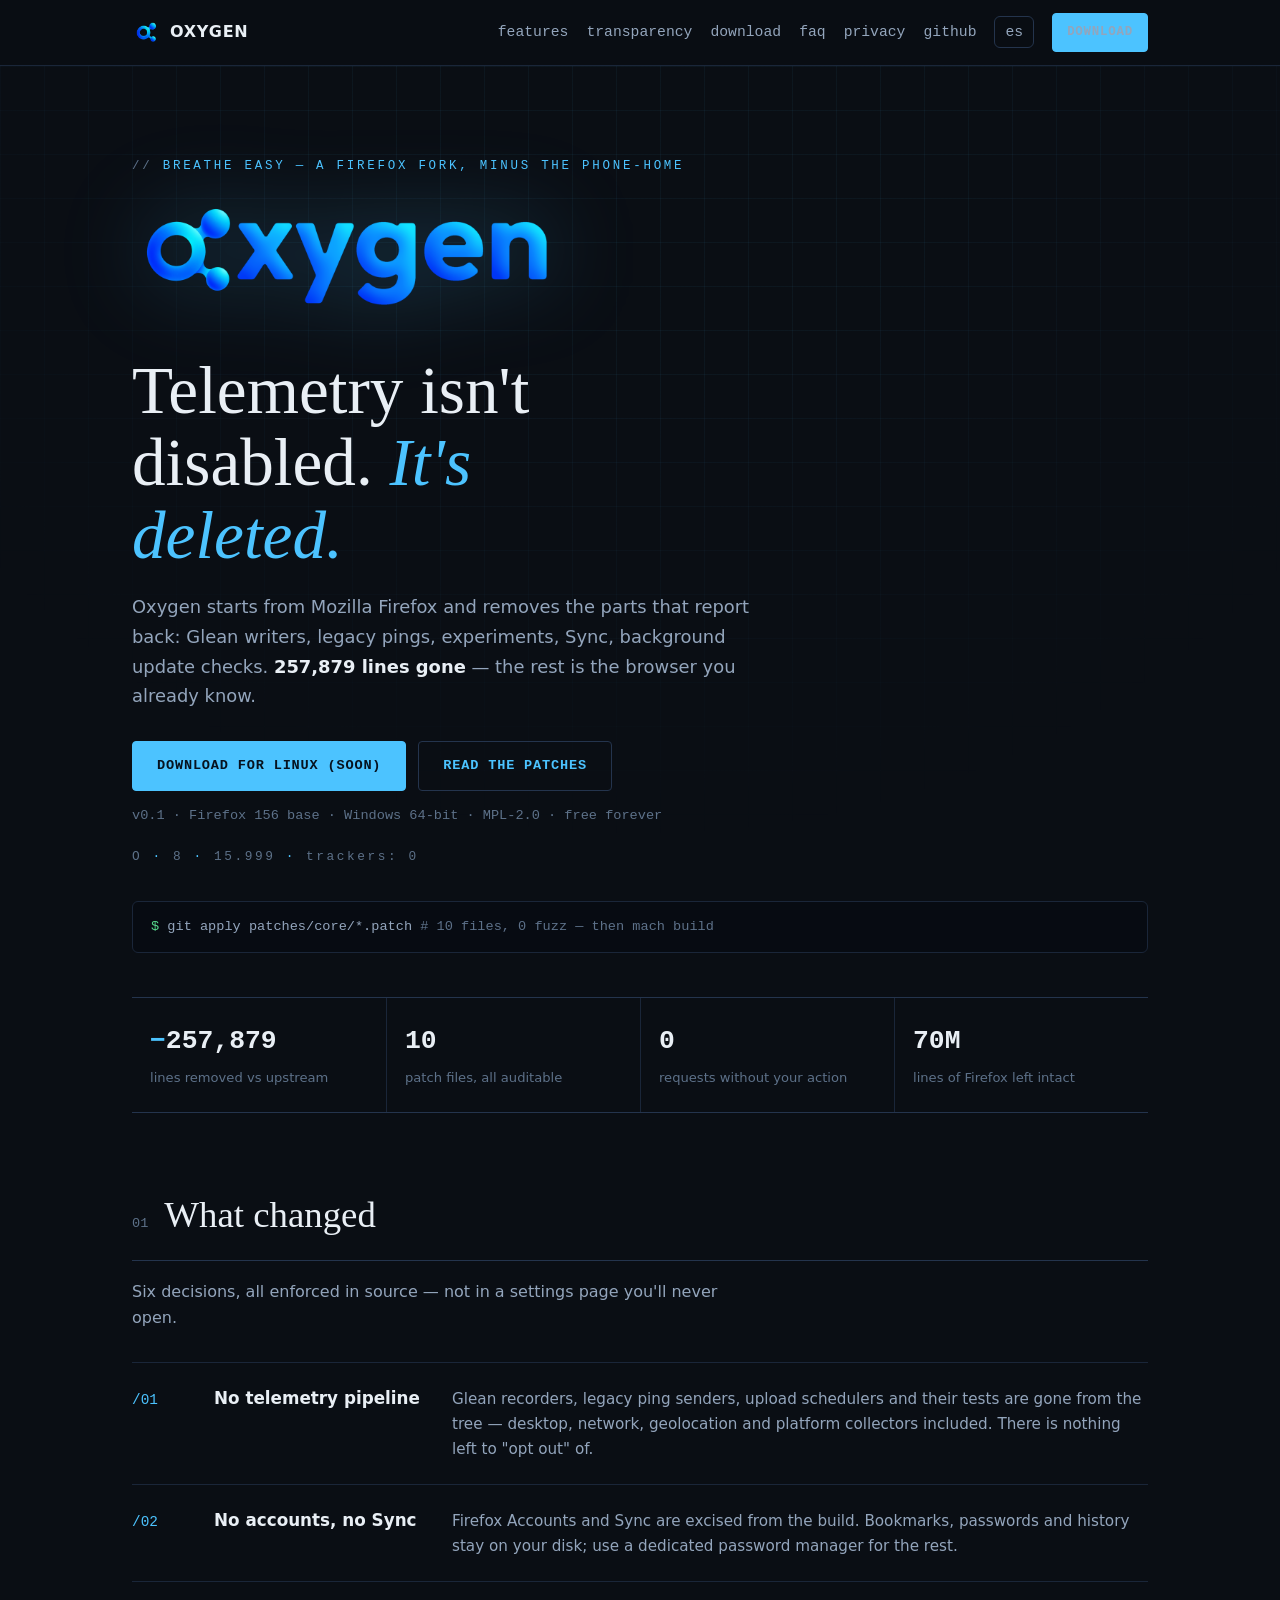
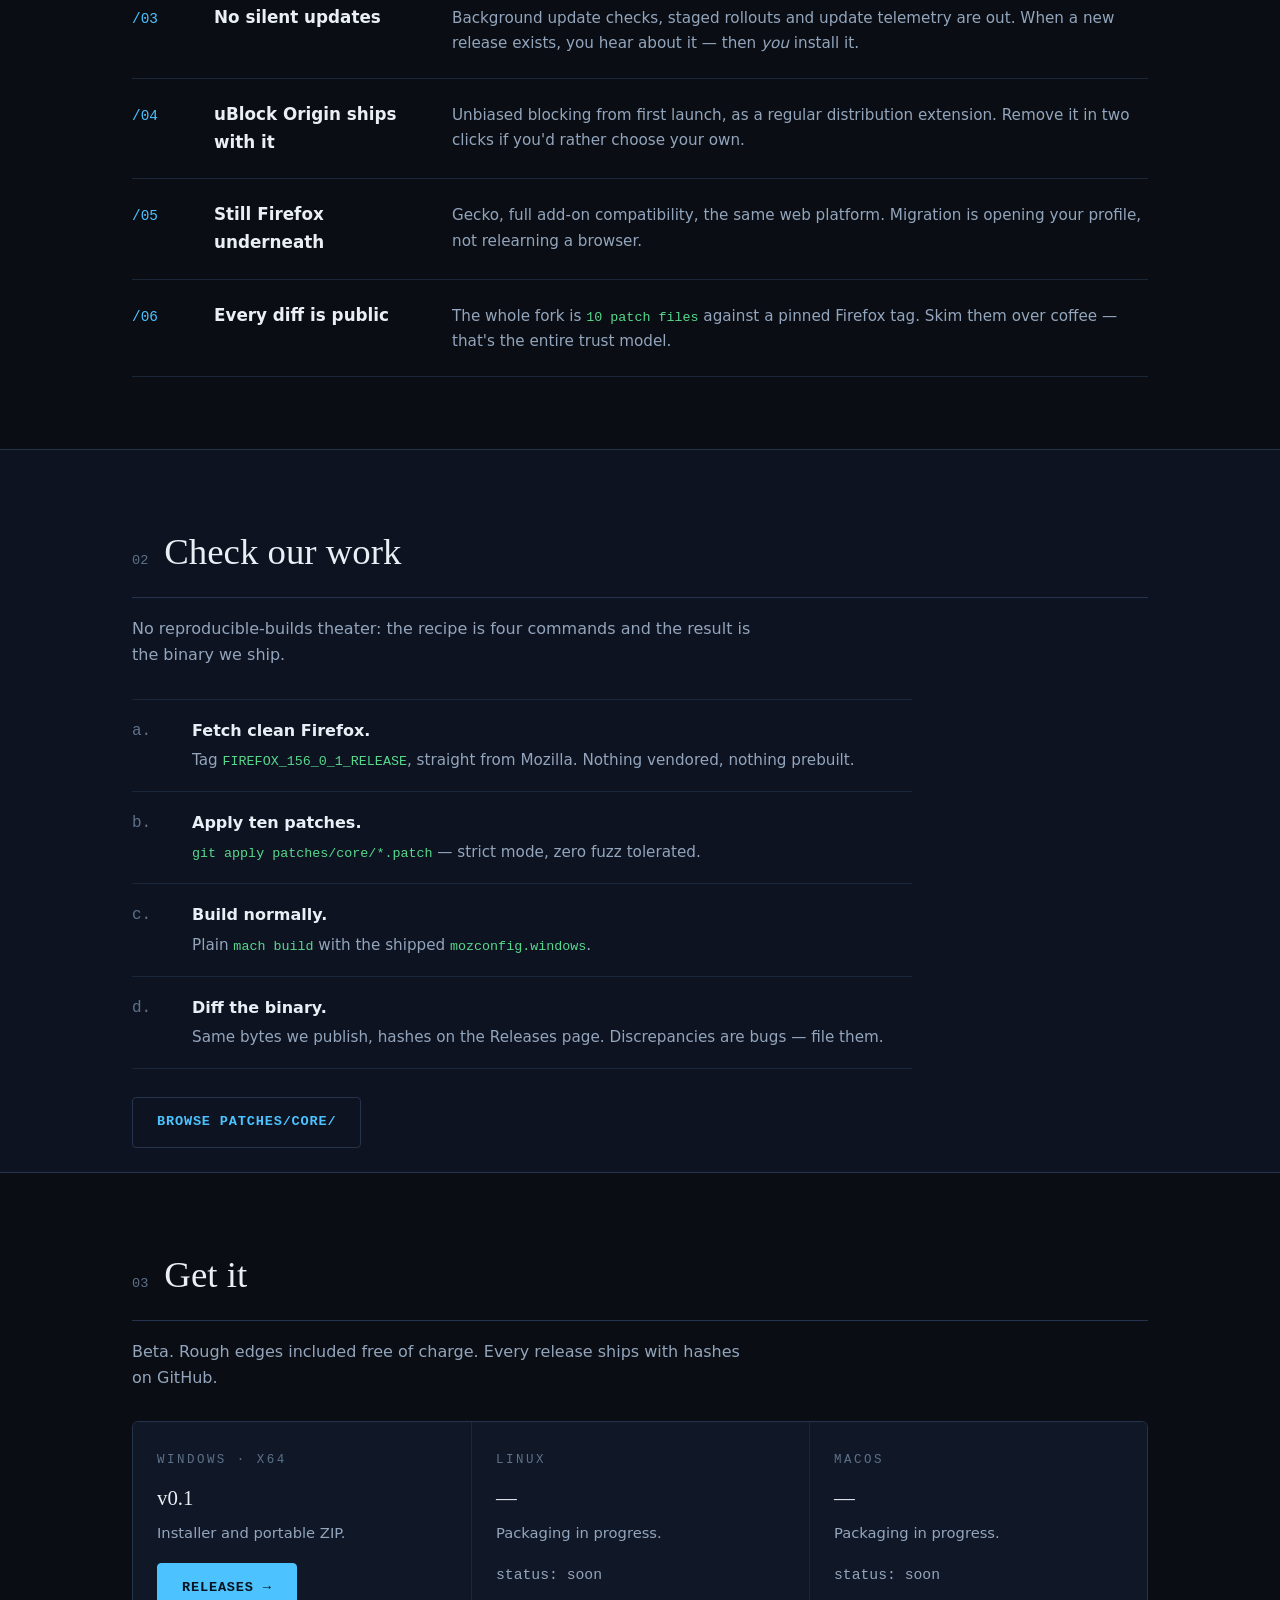
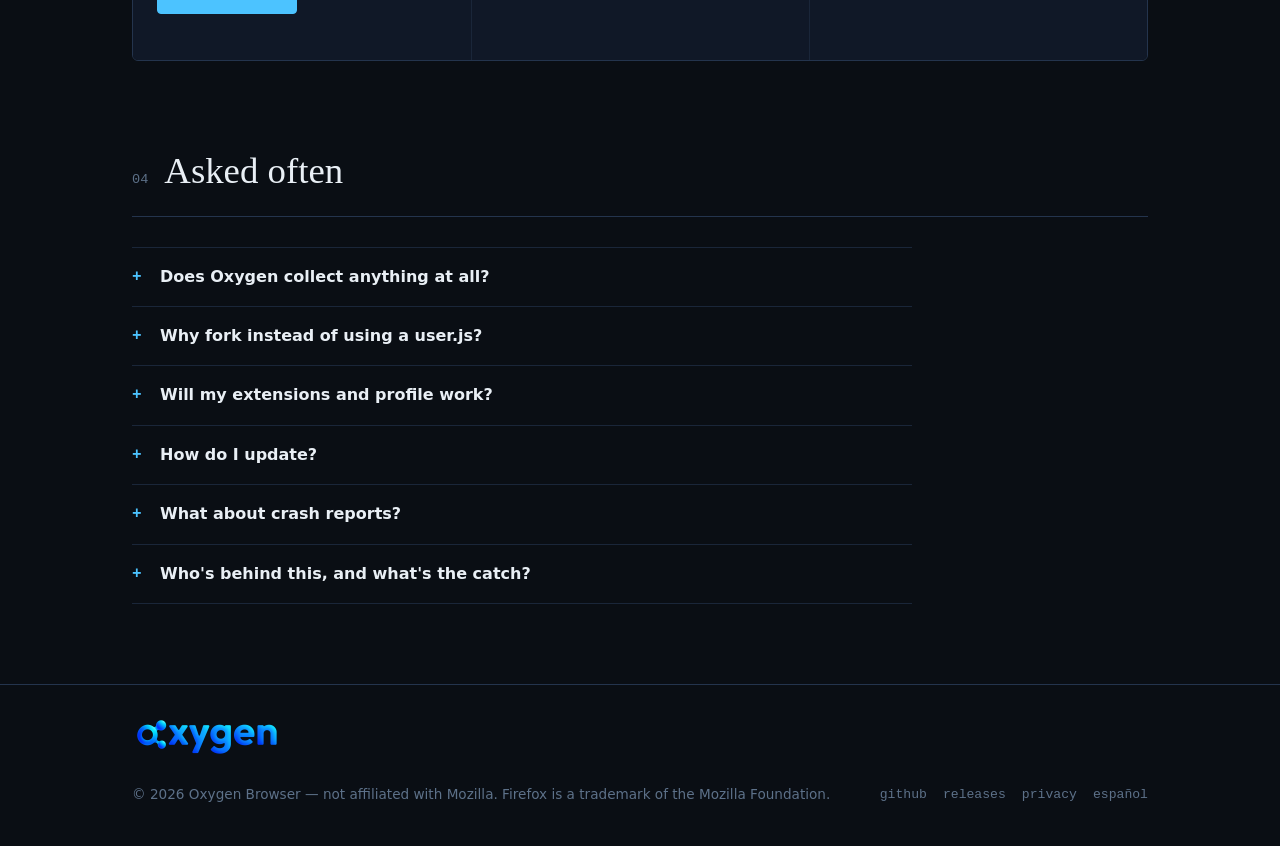
<file: index.html>
<!DOCTYPE html>
<html lang="en">
<head>
  <meta charset="utf-8">
  <meta name="viewport" content="width=device-width, initial-scale=1">
  <title>Oxygen Browser — a Firefox fork with nothing to send home</title>
  <meta name="description" content="Oxygen is a transparent Firefox fork with telemetry removed at the source. No accounts, no experiments, no pings home.">
  <link rel="icon" type="image/png" href="assets/img/logo.png">
  <link rel="stylesheet" href="assets/css/style.css">
</head>
<body>
<header class="nav">
  <div class="nav-inner">
    <a class="brand" href="./"><img src="assets/img/logo.png" alt="" width="28" height="28">OXYGEN</a>
    <button class="menu-toggle" data-menu-toggle aria-label="Menu">menu</button>
    <nav class="nav-links" data-nav-links>
      <a href="#features">features</a>
      <a href="#transparency">transparency</a>
      <a href="#download">download</a>
      <a href="#faq">faq</a>
      <a href="privacy.html">privacy</a>
      <a data-github href="#">github</a>
      <a class="lang" href="es/">es</a>
      <a class="btn small" data-releases href="#">Download</a>
    </nav>
  </div>
</header>

<main>
  <section class="hero">
    <div class="wrap">
      <p class="kicker">breathe easy — a Firefox fork, minus the phone-home</p>
      <figure class="hero-lockup">
        <img src="assets/img/lockup.png" alt="Oxygen Browser" width="430" height="126">
      </figure>
      <h1>Telemetry isn't disabled. <em>It's deleted.</em></h1>
      <p class="lead">Oxygen starts from Mozilla Firefox and removes the parts
        that report back: Glean writers, legacy pings, experiments, Sync,
        background update checks. <strong>257,879 lines gone</strong> — the rest
        is the browser you already know.</p>
      <div class="hero-cta">
        <a class="btn" data-releases data-dl-primary href="#">Download for Windows</a>
        <a class="btn ghost" data-github href="#">Read the patches</a>
      </div>
      <p class="hero-note">v0.1 · Firefox 156 base · Windows 64-bit · MPL-2.0 · free forever</p>
      <p class="element-strip">O <b>·</b> 8 <b>·</b> 15.999 <b>·</b> trackers: 0</p>
      <div class="terminal"><span class="p">$</span> git apply patches/core/*.patch <span class="c"># 10 files, 0 fuzz — then mach build</span></div>

      <div class="stats">
        <div class="stat"><b><i>−</i>257,879</b><span>lines removed vs upstream</span></div>
        <div class="stat"><b>10</b><span>patch files, all auditable</span></div>
        <div class="stat"><b>0</b><span>requests without your action</span></div>
        <div class="stat"><b>70M</b><span>lines of Firefox left intact</span></div>
      </div>
    </div>
  </section>

  <section class="block" id="features">
    <div class="wrap">
      <div class="sec-head"><span class="sec-num">01</span><h2>What changed</h2></div>
      <p class="sub">Six decisions, all enforced in source — not in a settings page you'll never open.</p>
      <ol class="flist">
        <li><span class="fnum">/01</span><h3>No telemetry pipeline</h3><p>Glean recorders, legacy ping senders, upload schedulers and their tests are gone from the tree — desktop, network, geolocation and platform collectors included. There is nothing left to "opt out" of.</p></li>
        <li><span class="fnum">/02</span><h3>No accounts, no Sync</h3><p>Firefox Accounts and Sync are excised from the build. Bookmarks, passwords and history stay on your disk; use a dedicated password manager for the rest.</p></li>
        <li><span class="fnum">/03</span><h3>No silent updates</h3><p>Background update checks, staged rollouts and update telemetry are out. When a new release exists, you hear about it — then <em>you</em> install it.</p></li>
        <li><span class="fnum">/04</span><h3>uBlock Origin ships with it</h3><p>Unbiased blocking from first launch, as a regular distribution extension. Remove it in two clicks if you'd rather choose your own.</p></li>
        <li><span class="fnum">/05</span><h3>Still Firefox underneath</h3><p>Gecko, full add-on compatibility, the same web platform. Migration is opening your profile, not relearning a browser.</p></li>
        <li><span class="fnum">/06</span><h3>Every diff is public</h3><p>The whole fork is <code>10 patch files</code> against a pinned Firefox tag. Skim them over coffee — that's the entire trust model.</p></li>
      </ol>
    </div>
  </section>

  <section class="block transparency" id="transparency">
    <div class="wrap">
      <div class="sec-head"><span class="sec-num">02</span><h2>Check our work</h2></div>
      <p class="sub">No reproducible-builds theater: the recipe is four commands and the result is the binary we ship.</p>
      <div class="steps">
        <div class="step"><span class="n">a.</span><div><b>Fetch clean Firefox.</b><p>Tag <code>FIREFOX_156_0_1_RELEASE</code>, straight from Mozilla. Nothing vendored, nothing prebuilt.</p></div></div>
        <div class="step"><span class="n">b.</span><div><b>Apply ten patches.</b><p><code>git apply patches/core/*.patch</code> — strict mode, zero fuzz tolerated.</p></div></div>
        <div class="step"><span class="n">c.</span><div><b>Build normally.</b><p>Plain <code>mach build</code> with the shipped <code>mozconfig.windows</code>.</p></div></div>
        <div class="step"><span class="n">d.</span><div><b>Diff the binary.</b><p>Same bytes we publish, hashes on the Releases page. Discrepancies are bugs — file them.</p></div></div>
      </div>
      <p class="center"><a class="btn ghost" data-patches href="#">Browse patches/core/</a></p>
    </div>
  </section>

  <section class="block" id="download">
    <div class="wrap">
      <div class="sec-head"><span class="sec-num">03</span><h2>Get it</h2></div>
      <p class="sub">Beta. Rough edges included free of charge. Every release ships with hashes on GitHub.</p>
      <div class="dl-grid">
        <div class="dl-card"><div class="os">Windows · x64</div><h3>v0.1</h3><p>Installer and portable ZIP.</p><p><a class="btn" data-releases href="#">Releases →</a></p></div>
        <div class="dl-card"><div class="os">Linux</div><h3>—</h3><p>Packaging in progress.</p><p class="soon">status: soon</p></div>
        <div class="dl-card"><div class="os">macOS</div><h3>—</h3><p>Packaging in progress.</p><p class="soon">status: soon</p></div>
      </div>
    </div>
  </section>

  <section class="block" id="faq">
    <div class="wrap">
      <div class="sec-head"><span class="sec-num">04</span><h2>Asked often</h2></div>
      <p class="sub"></p>
      <details>
        <summary>Does Oxygen collect anything at all?</summary>
        <p>Nothing leaves your machine unless you make it leave: visiting a site, installing an extension, or enabling a feature that inherently needs the network. If you ever catch it phoning home on its own, that's a defect — report it and it'll get the same treatment as the other 257,879 lines.</p>
      </details>
      <details>
        <summary>Why fork instead of using a user.js?</summary>
        <p>Preferences can be flipped back by updates, and they can't remove code paths — dead upload machinery, keyed histograms, mirrored probes. Deletion is the only setting that can't be toggled.</p>
      </details>
      <details>
        <summary>Will my extensions and profile work?</summary>
        <p>Yes. It's Firefox under the paint: same profile format, same addons.mozilla.org. uBlock Origin is preinstalled; everything else installs exactly like you're used to.</p>
      </details>
      <details>
        <summary>How do I update?</summary>
        <p>You don't, automatically. New releases appear on GitHub with a changelog; download and install when you feel like it. Nothing checks, stages, or nags in the background.</p>
      </details>
      <details>
        <summary>What about crash reports?</summary>
        <p>Deliberately untouched for now: stock Firefox behavior, which asks before sending anything. Ripping it out entirely is on the roadmap — open an issue if you want it prioritized.</p>
      </details>
      <details>
        <summary>Who's behind this, and what's the catch?</summary>
        <p>One person, no company, no sponsors, no search-revenue deals, no affiliate anything. The catch is the opposite of usual: updates and ports (Linux, macOS) happen when evenings allow. MPL-2.0, like the Firefox it's cut from.</p>
      </details>
    </div>
  </section>
</main>

<footer>
  <div class="wrap">
    <p class="foot-lockup"><img src="assets/img/lockup.png" alt="Oxygen" width="150"></p>
  </div>
  <div class="wrap foot">
    <span>© <span data-year>2026</span> Oxygen Browser — not affiliated with Mozilla. Firefox is a trademark of the Mozilla Foundation.</span>
    <nav>
      <a data-github href="#">github</a>
      <a data-releases href="#">releases</a>
      <a href="privacy.html">privacy</a>
      <a href="es/">español</a>
    </nav>
  </div>
</footer>
<script src="assets/js/site.js"></script>
</body>
</html>
</file>
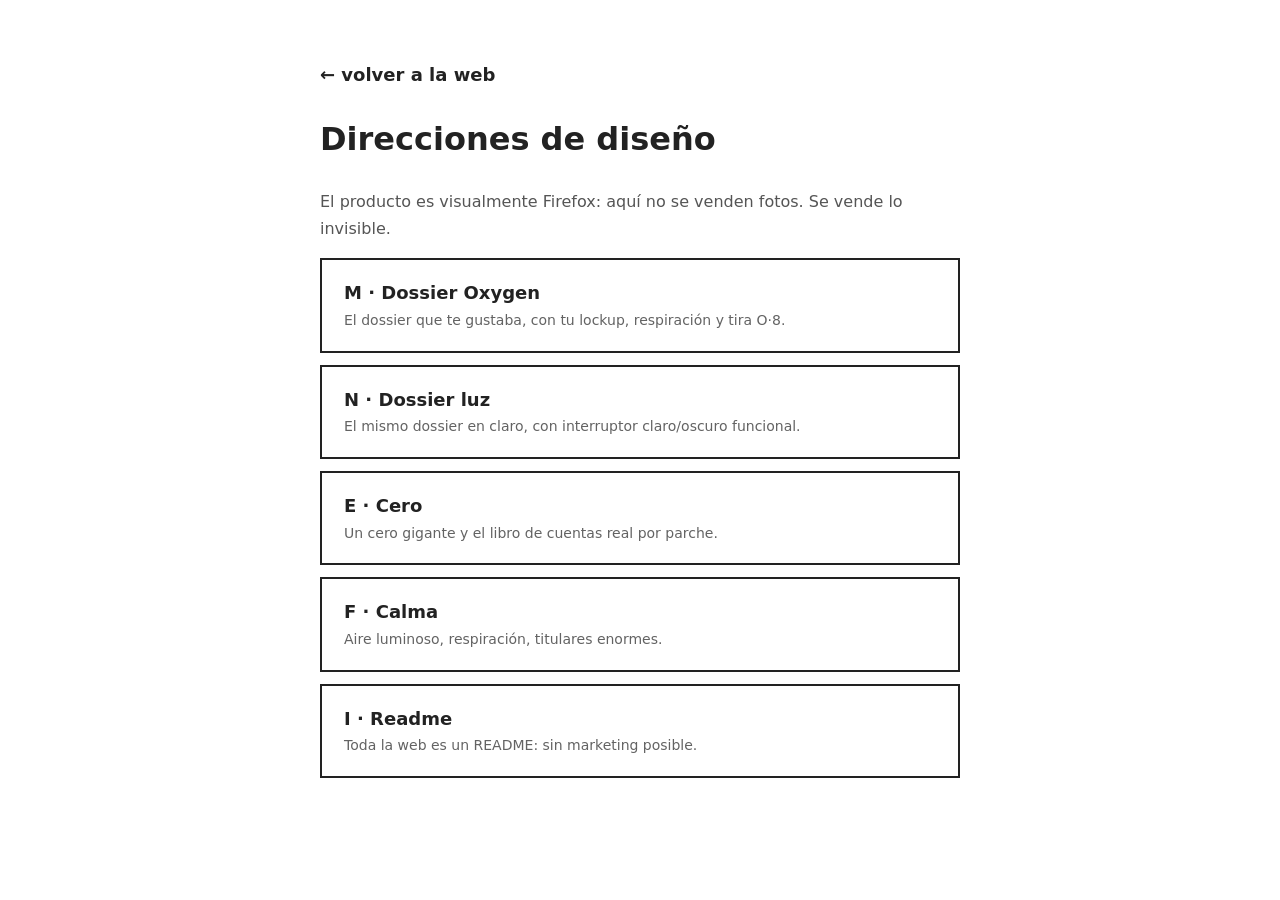
<file: drafts/index.html>
<!DOCTYPE html>
<html lang="es">
<head>
<meta charset="utf-8">
<meta name="viewport" content="width=device-width, initial-scale=1">
<title>Drafts — Oxygen Website</title>
<meta name="robots" content="noindex">
<style>
  body { font-family: system-ui, sans-serif; max-width: 640px; margin: 60px auto;
    padding: 0 24px; line-height: 1.7; color: #222; }
  a { display: block; border: 2px solid #222; padding: 18px 22px; margin: 12px 0;
    color: #222; text-decoration: none; font-weight: 700; font-size: 18px; }
  a:hover { background: #222; color: #fff; }
  a small { display: block; font-weight: 400; font-size: 14px; opacity: .7; }
  p { color: #555; }
</style>
</head>
<body>
<p><a href="../" style="border:0;padding:0">← volver a la web</a></p>
<h1>Direcciones de diseño</h1>
<p>El producto es visualmente Firefox: aquí no se venden fotos. Se vende lo invisible.</p>
<a href="dossier-oxygen.html">M · Dossier Oxygen<small>El dossier que te gustaba, con tu lockup, respiración y tira O·8.</small></a>
<a href="dossier-luz.html">N · Dossier luz<small>El mismo dossier en claro, con interruptor claro/oscuro funcional.</small></a>
<a href="cero.html">E · Cero<small>Un cero gigante y el libro de cuentas real por parche.</small></a>
<a href="calma.html">F · Calma<small>Aire luminoso, respiración, titulares enormes.</small></a>
<a href="readme.html">I · Readme<small>Toda la web es un README: sin marketing posible.</small></a>
</body>
</html>
</file>
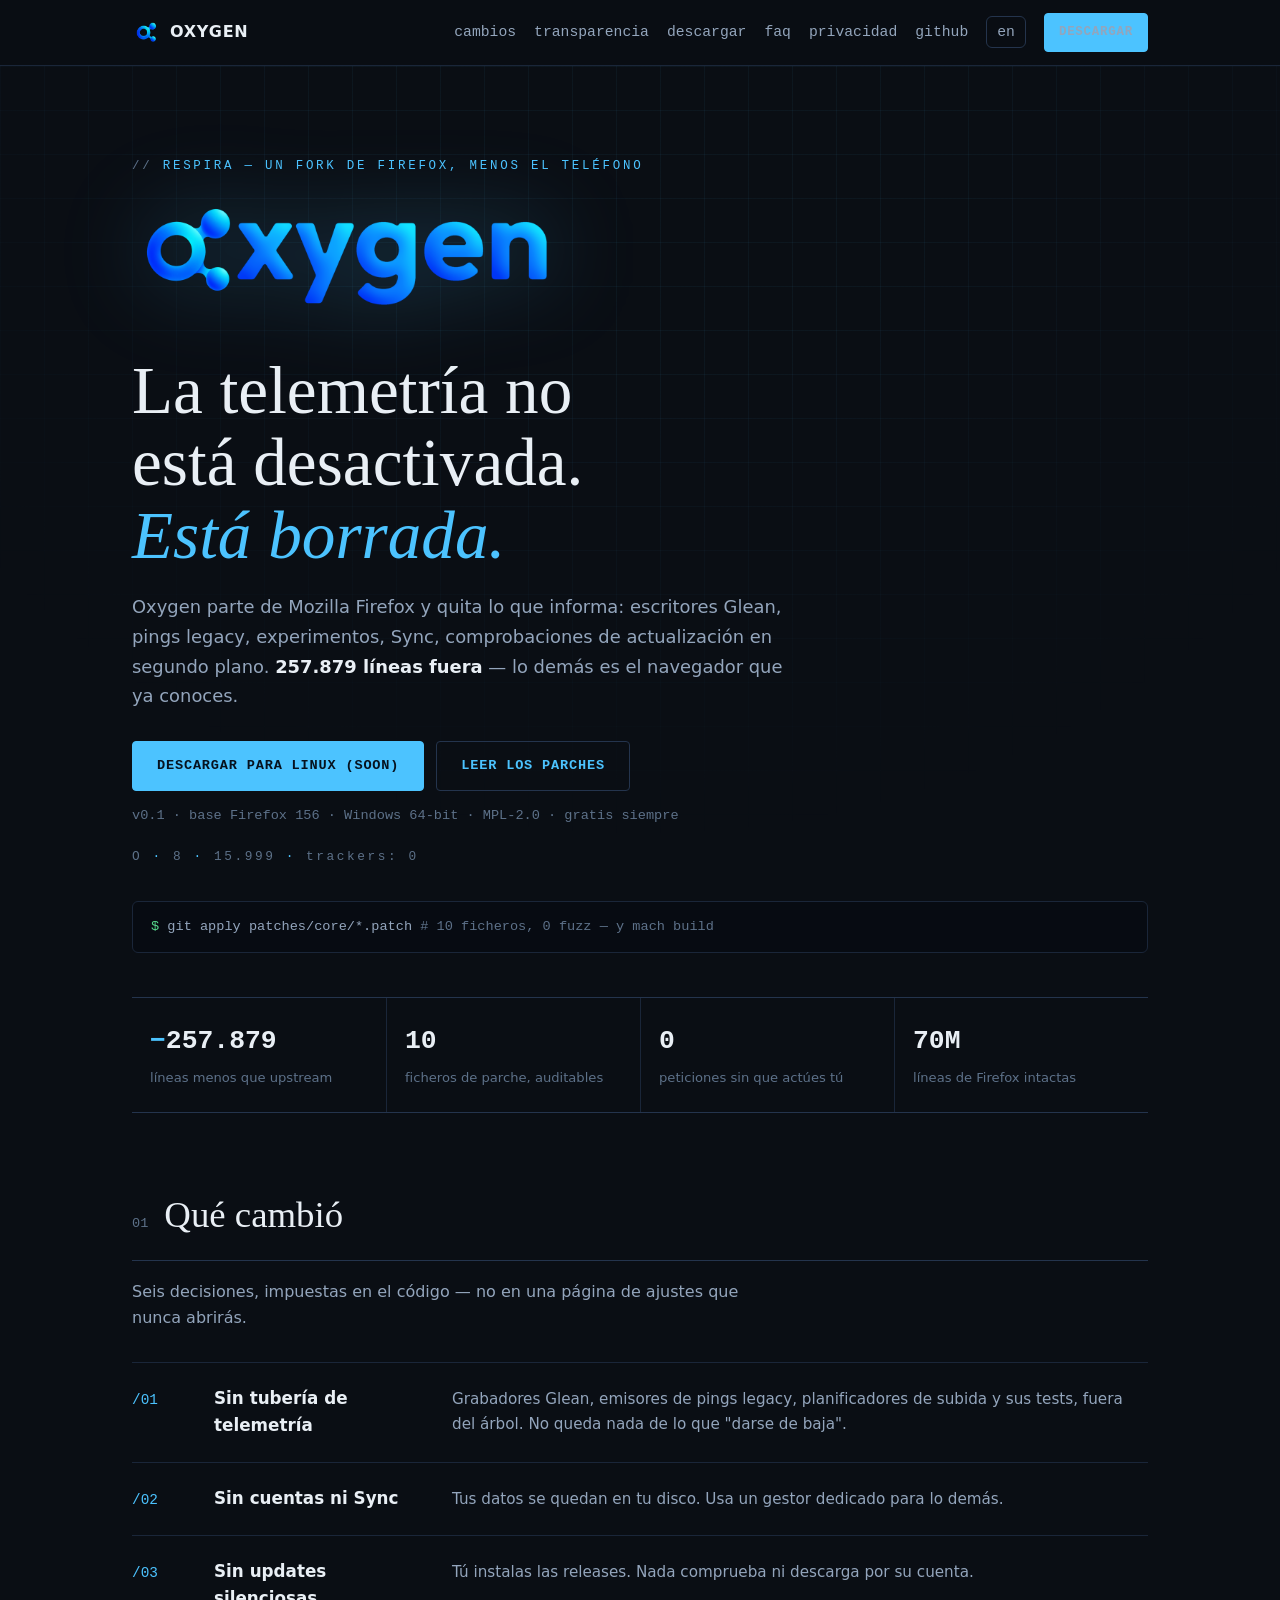
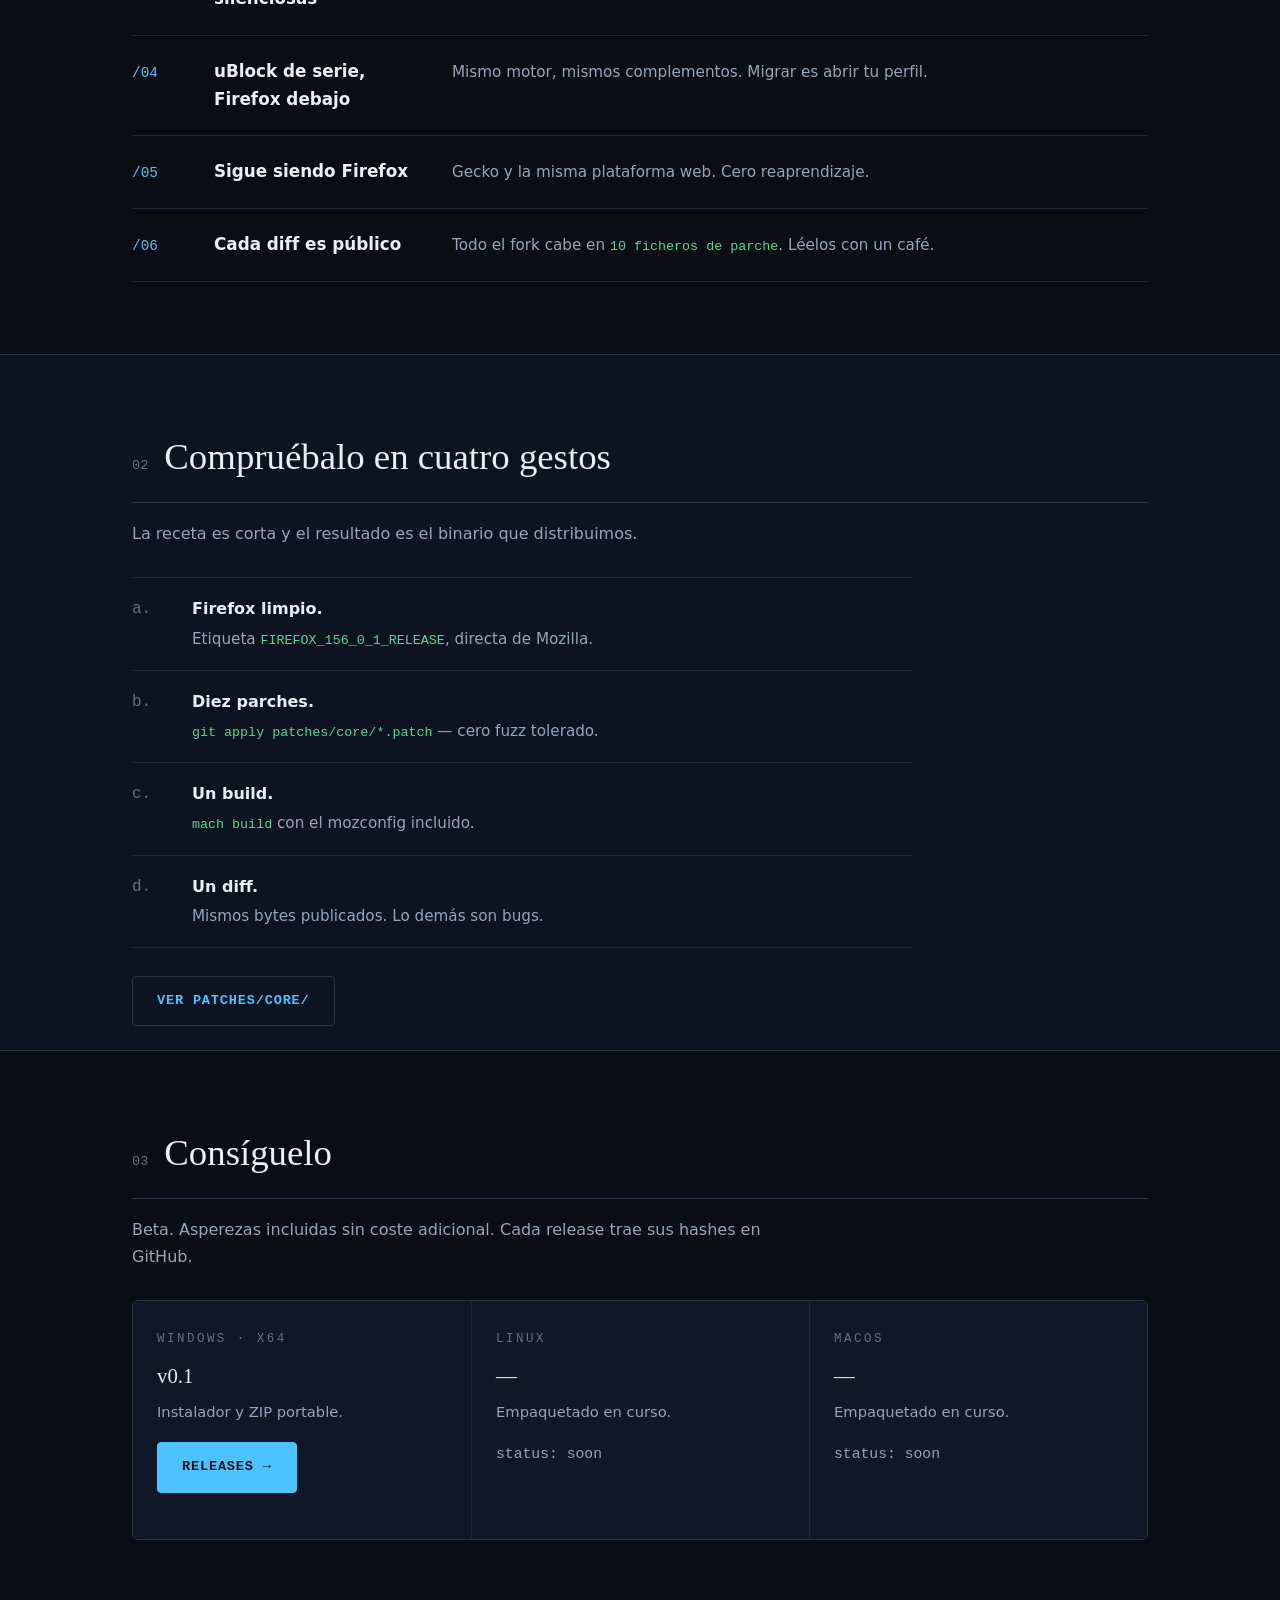
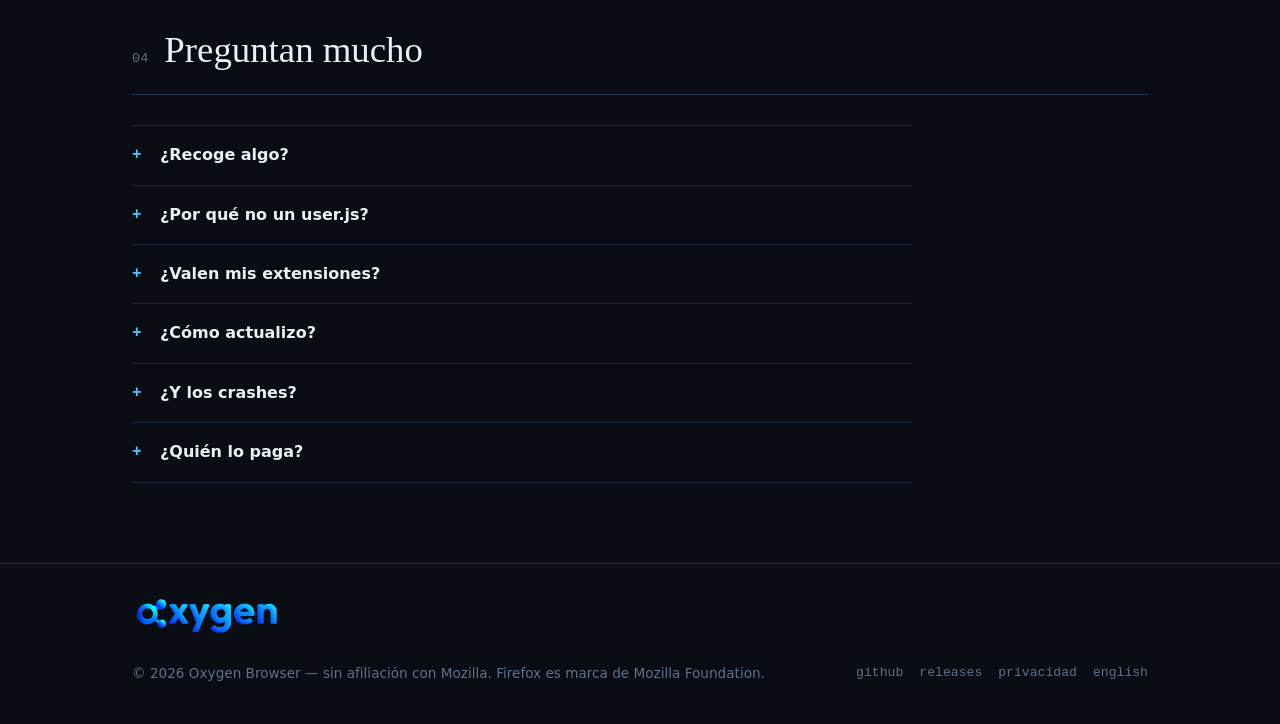
<file: es/index.html>
<!DOCTYPE html>
<html lang="es">
<head>
  <meta charset="utf-8">
  <meta name="viewport" content="width=device-width, initial-scale=1">
  <title>Oxygen Browser — un fork de Firefox sin nada que enviar</title>
  <meta name="description" content="Oxygen es un fork transparente de Firefox con la telemetría eliminada desde el código. Sin cuentas, sin experimentos, sin llamadas a casa.">
  <link rel="icon" type="image/png" href="../assets/img/logo.png">
  <link rel="stylesheet" href="../assets/css/style.css">
</head>
<body>
<header class="nav">
  <div class="nav-inner">
    <a class="brand" href="./"><img src="../assets/img/logo.png" alt="" width="28" height="28">OXYGEN</a>
    <button class="menu-toggle" data-menu-toggle aria-label="Menú">menu</button>
    <nav class="nav-links" data-nav-links>
      <a href="#features">cambios</a>
      <a href="#transparency">transparencia</a>
      <a href="#download">descargar</a>
      <a href="#faq">faq</a>
      <a href="privacidad.html">privacidad</a>
      <a data-github href="#">github</a>
      <a class="lang" href="../">en</a>
      <a class="btn small" data-releases href="#">Descargar</a>
    </nav>
  </div>
</header>

<main>
  <section class="hero">
    <div class="wrap">
      <p class="kicker">respira — un fork de Firefox, menos el teléfono</p>
      <figure class="hero-lockup">
        <img src="../assets/img/lockup.png" alt="Oxygen Browser" width="430" height="126">
      </figure>
      <h1>La telemetría no está desactivada. <em>Está borrada.</em></h1>
      <p class="lead">Oxygen parte de Mozilla Firefox y quita lo que informa:
        escritores Glean, pings legacy, experimentos, Sync, comprobaciones de
        actualización en segundo plano. <strong>257.879 líneas fuera</strong> — lo
        demás es el navegador que ya conoces.</p>
      <div class="hero-cta">
        <a class="btn" data-releases data-dl-primary href="#">Descargar para Windows</a>
        <a class="btn ghost" data-github href="#">Leer los parches</a>
      </div>
      <p class="hero-note">v0.1 · base Firefox 156 · Windows 64-bit · MPL-2.0 · gratis siempre</p>
      <p class="element-strip">O <b>·</b> 8 <b>·</b> 15.999 <b>·</b> trackers: 0</p>
      <div class="terminal"><span class="p">$</span> git apply patches/core/*.patch <span class="c"># 10 ficheros, 0 fuzz — y mach build</span></div>

      <div class="stats">
        <div class="stat"><b><i>−</i>257.879</b><span>líneas menos que upstream</span></div>
        <div class="stat"><b>10</b><span>ficheros de parche, auditables</span></div>
        <div class="stat"><b>0</b><span>peticiones sin que actúes tú</span></div>
        <div class="stat"><b>70M</b><span>líneas de Firefox intactas</span></div>
      </div>
    </div>
  </section>

  <section class="block" id="features">
    <div class="wrap">
      <div class="sec-head"><span class="sec-num">01</span><h2>Qué cambió</h2></div>
      <p class="sub">Seis decisiones, impuestas en el código — no en una página de ajustes que nunca abrirás.</p>
      <ol class="flist">
        <li><span class="fnum">/01</span><h3>Sin tubería de telemetría</h3><p>Grabadores Glean, emisores de pings legacy, planificadores de subida y sus tests, fuera del árbol. No queda nada de lo que "darse de baja".</p></li>
        <li><span class="fnum">/02</span><h3>Sin cuentas ni Sync</h3><p>Tus datos se quedan en tu disco. Usa un gestor dedicado para lo demás.</p></li>
        <li><span class="fnum">/03</span><h3>Sin updates silenciosas</h3><p>Tú instalas las releases. Nada comprueba ni descarga por su cuenta.</p></li>
        <li><span class="fnum">/04</span><h3>uBlock de serie, Firefox debajo</h3><p>Mismo motor, mismos complementos. Migrar es abrir tu perfil.</p></li>
        <li><span class="fnum">/05</span><h3>Sigue siendo Firefox</h3><p>Gecko y la misma plataforma web. Cero reaprendizaje.</p></li>
        <li><span class="fnum">/06</span><h3>Cada diff es público</h3><p>Todo el fork cabe en <code>10 ficheros de parche</code>. Léelos con un café.</p></li>
      </ol>
    </div>
  </section>

  <section class="block transparency" id="transparency">
    <div class="wrap">
      <div class="sec-head"><span class="sec-num">02</span><h2>Compruébalo en cuatro gestos</h2></div>
      <p class="sub">La receta es corta y el resultado es el binario que distribuimos.</p>
      <div class="steps">
        <div class="step"><span class="n">a.</span><div><b>Firefox limpio.</b><p>Etiqueta <code>FIREFOX_156_0_1_RELEASE</code>, directa de Mozilla.</p></div></div>
        <div class="step"><span class="n">b.</span><div><b>Diez parches.</b><p><code>git apply patches/core/*.patch</code> — cero fuzz tolerado.</p></div></div>
        <div class="step"><span class="n">c.</span><div><b>Un build.</b><p><code>mach build</code> con el mozconfig incluido.</p></div></div>
        <div class="step"><span class="n">d.</span><div><b>Un diff.</b><p>Mismos bytes publicados. Lo demás son bugs.</p></div></div>
      </div>
      <p class="center"><a class="btn ghost" data-patches href="#">Ver patches/core/</a></p>
    </div>
  </section>

  <section class="block" id="download">
    <div class="wrap">
      <div class="sec-head"><span class="sec-num">03</span><h2>Consíguelo</h2></div>
      <p class="sub">Beta. Asperezas incluidas sin coste adicional. Cada release trae sus hashes en GitHub.</p>
      <div class="dl-grid">
        <div class="dl-card"><div class="os">Windows · x64</div><h3>v0.1</h3><p>Instalador y ZIP portable.</p><p><a class="btn" data-releases href="#">Releases →</a></p></div>
        <div class="dl-card"><div class="os">Linux</div><h3>—</h3><p>Empaquetado en curso.</p><p class="soon">status: soon</p></div>
        <div class="dl-card"><div class="os">macOS</div><h3>—</h3><p>Empaquetado en curso.</p><p class="soon">status: soon</p></div>
      </div>
    </div>
  </section>

  <section class="block" id="faq">
    <div class="wrap">
      <div class="sec-head"><span class="sec-num">04</span><h2>Preguntan mucho</h2></div>
      <p class="sub"></p>
      <details>
        <summary>¿Recoge algo?</summary>
        <p>No. Si un día llama a casa solo, es un bug y se borra como lo demás.</p>
      </details>
      <details>
        <summary>¿Por qué no un user.js?</summary>
        <p>Las prefs se revierten; el código borrado, no.</p>
      </details>
      <details>
        <summary>¿Valen mis extensiones?</summary>
        <p>Sí. Mismo perfil, mismo addons.mozilla.org, uBlock preinstalado.</p>
      </details>
      <details>
        <summary>¿Cómo actualizo?</summary>
        <p>No actualizas automáticamente: Releases + changelog, instalas tú.</p>
      </details>
      <details>
        <summary>¿Y los crashes?</summary>
        <p>Intactos a propósito: Firefox estándar, pregunta antes de enviar.</p>
      </details>
      <details>
        <summary>¿Quién lo paga?</summary>
        <p>Nadie. Una persona, sin empresa ni sponsors. MPL-2.0.</p>
      </details>
    </div>
  </section>
</main>

<footer>
  <div class="wrap">
    <p class="foot-lockup"><img src="../assets/img/lockup.png" alt="Oxygen" width="150"></p>
  </div>
  <div class="wrap foot">
    <span>© <span data-year>2026</span> Oxygen Browser — sin afiliación con Mozilla. Firefox es marca de Mozilla Foundation.</span>
    <nav>
      <a data-github href="#">github</a>
      <a data-releases href="#">releases</a>
      <a href="privacidad.html">privacidad</a>
      <a href="../">english</a>
    </nav>
  </div>
</footer>
<script src="../assets/js/site.js"></script>
</body>
</html>
</file>
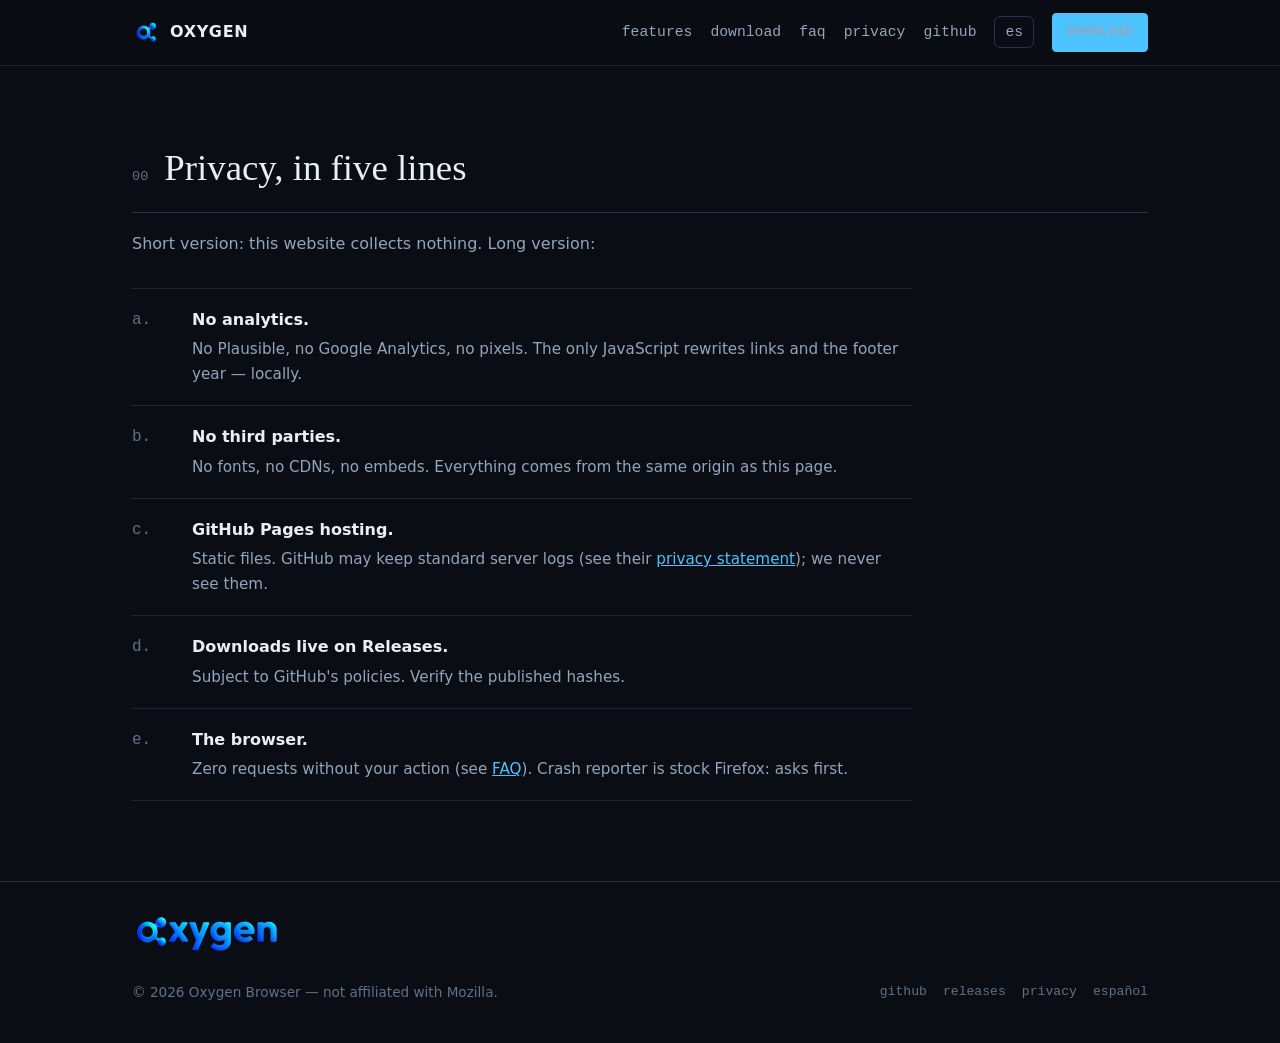
<file: privacy.html>
<!DOCTYPE html>
<html lang="en">
<head>
  <meta charset="utf-8">
  <meta name="viewport" content="width=device-width, initial-scale=1">
  <title>Privacy — Oxygen Browser</title>
  <meta name="description" content="Oxygen website privacy: this site collects nothing.">
  <link rel="icon" type="image/png" href="assets/img/logo.png">
  <link rel="stylesheet" href="assets/css/style.css">
</head>
<body>
<header class="nav">
  <div class="nav-inner">
    <a class="brand" href="./"><img src="assets/img/logo.png" alt="" width="28" height="28">OXYGEN</a>
    <button class="menu-toggle" data-menu-toggle aria-label="Menu">menu</button>
    <nav class="nav-links" data-nav-links>
      <a href="./#features">features</a>
      <a href="./#download">download</a>
      <a href="./#faq">faq</a>
      <a href="privacy.html">privacy</a>
      <a data-github href="#">github</a>
      <a class="lang" href="es/privacidad.html">es</a>
      <a class="btn small" data-releases href="#">Download</a>
    </nav>
  </div>
</header>

<main>
  <section class="block">
    <div class="wrap">
      <div class="sec-head"><span class="sec-num">00</span><h2>Privacy, in five lines</h2></div>
      <p class="sub">Short version: this website collects nothing. Long version:</p>
      <div class="steps">
        <div class="step"><span class="n">a.</span><div><b>No analytics.</b><p>No Plausible, no Google Analytics, no pixels. The only JavaScript rewrites links and the footer year — locally.</p></div></div>
        <div class="step"><span class="n">b.</span><div><b>No third parties.</b><p>No fonts, no CDNs, no embeds. Everything comes from the same origin as this page.</p></div></div>
        <div class="step"><span class="n">c.</span><div><b>GitHub Pages hosting.</b><p>Static files. GitHub may keep standard server logs (see their <a href="https://docs.github.com/en/site-policy/privacy-policies/github-privacy-statement">privacy statement</a>); we never see them.</p></div></div>
        <div class="step"><span class="n">d.</span><div><b>Downloads live on Releases.</b><p>Subject to GitHub's policies. Verify the published hashes.</p></div></div>
        <div class="step"><span class="n">e.</span><div><b>The browser.</b><p>Zero requests without your action (see <a href="./#faq">FAQ</a>). Crash reporter is stock Firefox: asks first.</p></div></div>
      </div>
    </div>
  </section>
</main>

<footer>
  <div class="wrap">
    <p class="foot-lockup"><img src="assets/img/lockup.png" alt="Oxygen" width="150"></p>
  </div>
  <div class="wrap foot">
    <span>© <span data-year>2026</span> Oxygen Browser — not affiliated with Mozilla.</span>
    <nav>
      <a data-github href="#">github</a>
      <a data-releases href="#">releases</a>
      <a href="privacy.html">privacy</a>
      <a href="es/privacidad.html">español</a>
    </nav>
  </div>
</footer>
<script src="assets/js/site.js"></script>
</body>
</html>
</file>
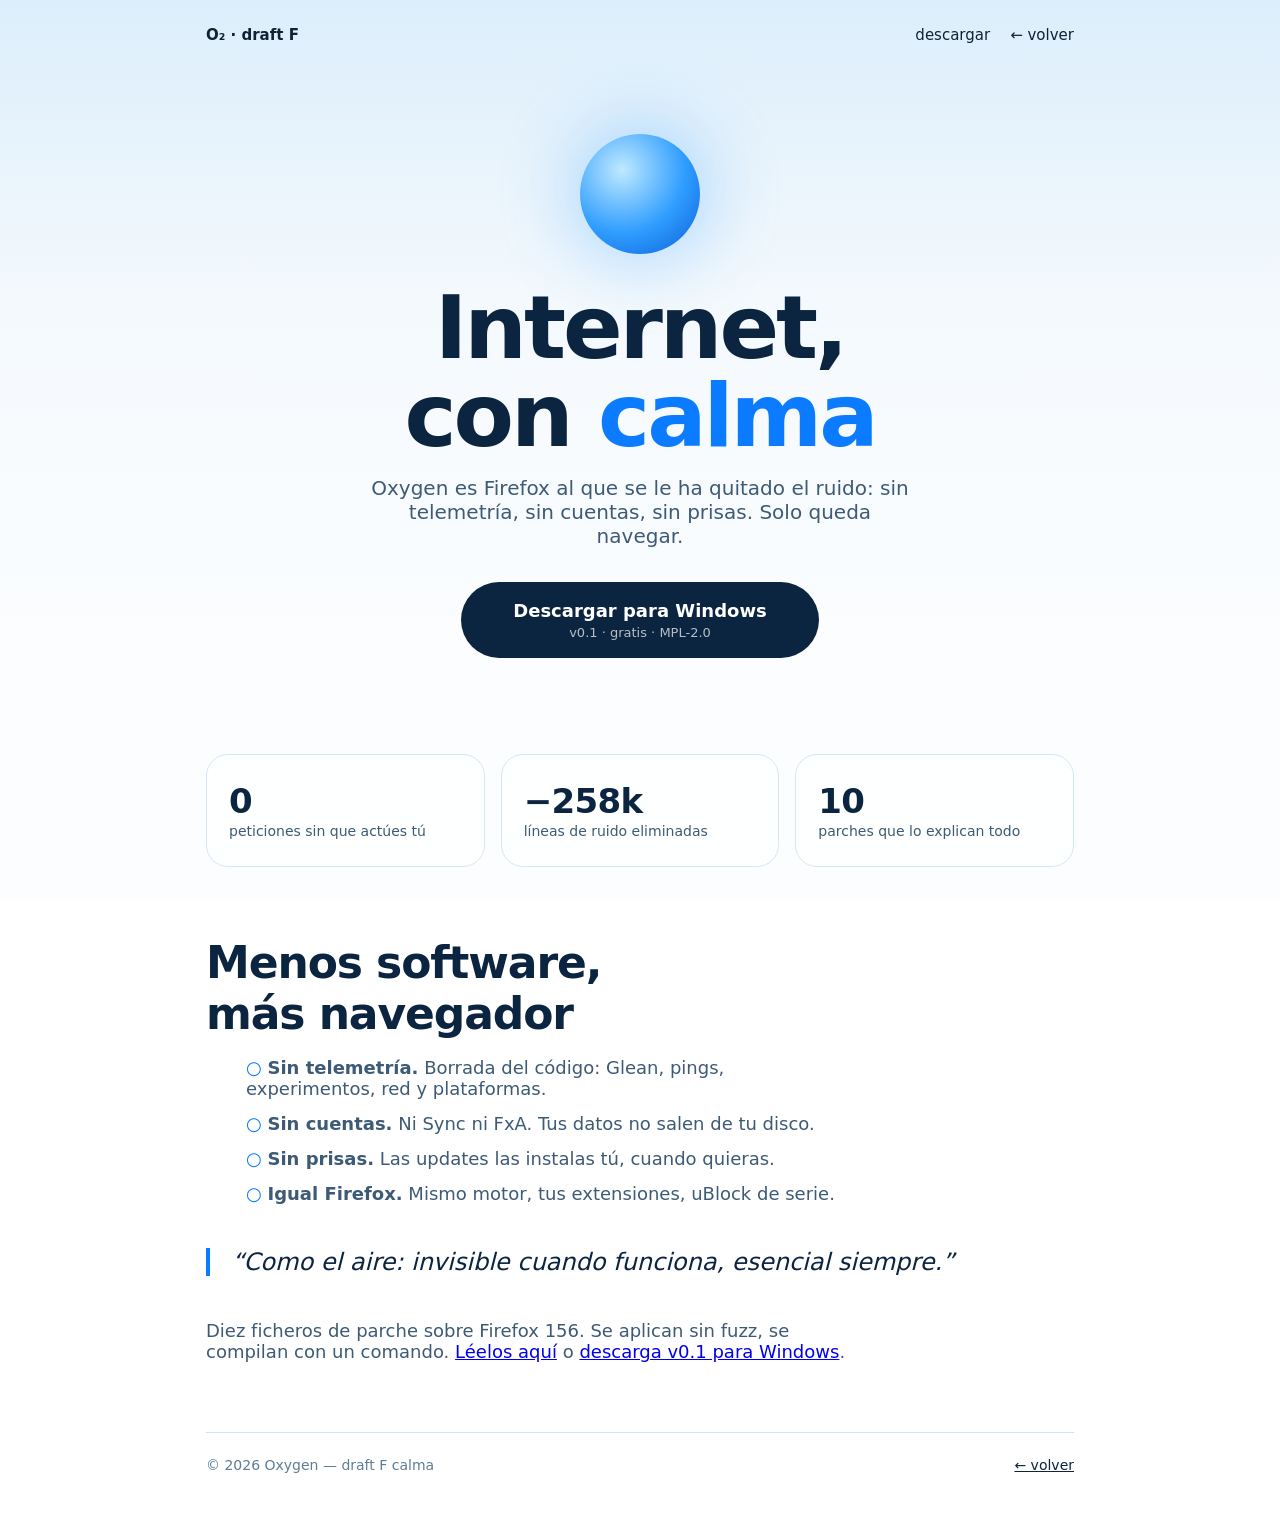
<file: drafts/calma.html>
<!DOCTYPE html>
<html lang="es">
<head>
<meta charset="utf-8">
<meta name="viewport" content="width=device-width, initial-scale=1">
<title>DRAFT Calma — Oxygen</title>
<style>
  * { box-sizing: border-box; }
  body { margin: 0; color: #123; font-family: system-ui, sans-serif;
    background: linear-gradient(180deg, #dceefb 0%, #f4f9fd 34%, #fbfdff 70%);
    background-attachment: fixed; }
  .wrap { max-width: 920px; margin: 0 auto; padding: 0 26px; }
  nav { display: flex; justify-content: space-between; padding: 26px 0 0;
    font-size: 15px; }
  nav a { color: #123; text-decoration: none; margin-left: 20px; }
  .hero { text-align: center; padding: 10vh 0 4vh; }
  .breath { width: 120px; height: 120px; margin: 0 auto 30px; border-radius: 50%;
    background: radial-gradient(circle at 35% 30%, #bfe9ff, #2f9dff 55%, #0b5ed7);
    box-shadow: 0 0 80px rgba(47,157,255,.45);
    animation: breathe 5s ease-in-out infinite; }
  @keyframes breathe { 0%,100% { transform: scale(1); } 50% { transform: scale(1.12); } }
  h1 { font-size: clamp(42px, 8vw, 88px); line-height: 1.0; margin: 0 0 16px;
    font-weight: 800; letter-spacing: -.035em; color: #0b2440; }
  h1 em { font-style: normal; color: #0b7bff; }
  .sub { font-size: 20px; color: #3d5a76; max-width: 540px; margin: 0 auto 34px; }
  .cta { display: inline-block; background: #0b2440; color: #fff; padding: 18px 52px;
    border-radius: 999px; text-decoration: none; font-weight: 700; font-size: 18px; }
  .cta small { display: block; font-weight: 400; font-size: 13px; opacity: .7; margin-top: 4px; }
  .trio { display: grid; grid-template-columns: repeat(3, 1fr); gap: 16px;
    margin: 60px 0 10px; }
  .trio div { background: rgba(255,255,255,.7); border: 1px solid #d4e5f4;
    border-radius: 22px; padding: 26px 22px; backdrop-filter: blur(6px); }
  .trio b { font-size: 34px; letter-spacing: -.02em; display: block; color: #0b2440; }
  .trio span { color: #3d5a76; font-size: 14px; }
  h2 { font-size: clamp(28px, 4.6vw, 44px); letter-spacing: -.025em; margin: 70px 0 8px;
    color: #0b2440; }
  .calm { color: #3d5a76; max-width: 56ch; font-size: 18px; }
  .calm li { margin: 14px 0; list-style: none; padding-left: 0; }
  .calm li::before { content: "○ "; color: #0b7bff; }
  .quote { border-left: 4px solid #0b7bff; padding-left: 22px; margin: 44px 0;
    font-size: 24px; font-style: italic; color: #0b2440; }
  footer { margin: 70px 0 0; padding: 24px 0 60px; border-top: 1px solid #cfe2f3;
    display: flex; justify-content: space-between; color: #5d7d99; font-size: 14px; }
  footer a { color: #0b2440; }
  @media (max-width: 640px) { .trio { grid-template-columns: 1fr; } }
  @media (prefers-reduced-motion: reduce) { .breath { animation: none; } }
</style>
</head>
<body>
<div class="wrap">
  <nav><strong>O₂ · draft F</strong><span><a href="#">descargar</a><a href="../">← volver</a></span></nav>
  <div class="hero">
    <div class="breath" role="img" aria-label="Respiración"></div>
    <h1>Internet,<br>con <em>calma</em></h1>
    <p class="sub">Oxygen es Firefox al que se le ha quitado el ruido: sin telemetría, sin cuentas, sin prisas. Solo queda navegar.</p>
    <a class="cta" href="#">Descargar para Windows<small>v0.1 · gratis · MPL-2.0</small></a>
  </div>
  <div class="trio">
    <div><b>0</b><span>peticiones sin que actúes tú</span></div>
    <div><b>−258k</b><span>líneas de ruido eliminadas</span></div>
    <div><b>10</b><span>parches que lo explican todo</span></div>
  </div>
  <h2>Menos software,<br>más navegador</h2>
  <ul class="calm">
    <li><b>Sin telemetría.</b> Borrada del código: Glean, pings, experimentos, red y plataformas.</li>
    <li><b>Sin cuentas.</b> Ni Sync ni FxA. Tus datos no salen de tu disco.</li>
    <li><b>Sin prisas.</b> Las updates las instalas tú, cuando quieras.</li>
    <li><b>Igual Firefox.</b> Mismo motor, tus extensiones, uBlock de serie.</li>
  </ul>
  <div class="quote">“Como el aire: invisible cuando funciona, esencial siempre.”</div>
  <p class="calm">Diez ficheros de parche sobre Firefox 156. Se aplican sin fuzz, se compilan con un comando. <a href="#">Léelos aquí</a> o <a href="#">descarga v0.1 para Windows</a>.</p>
  <footer><span>© 2026 Oxygen — draft F calma</span><span><a href="../">← volver</a></span></footer>
</div>
</body>
</html>
</file>
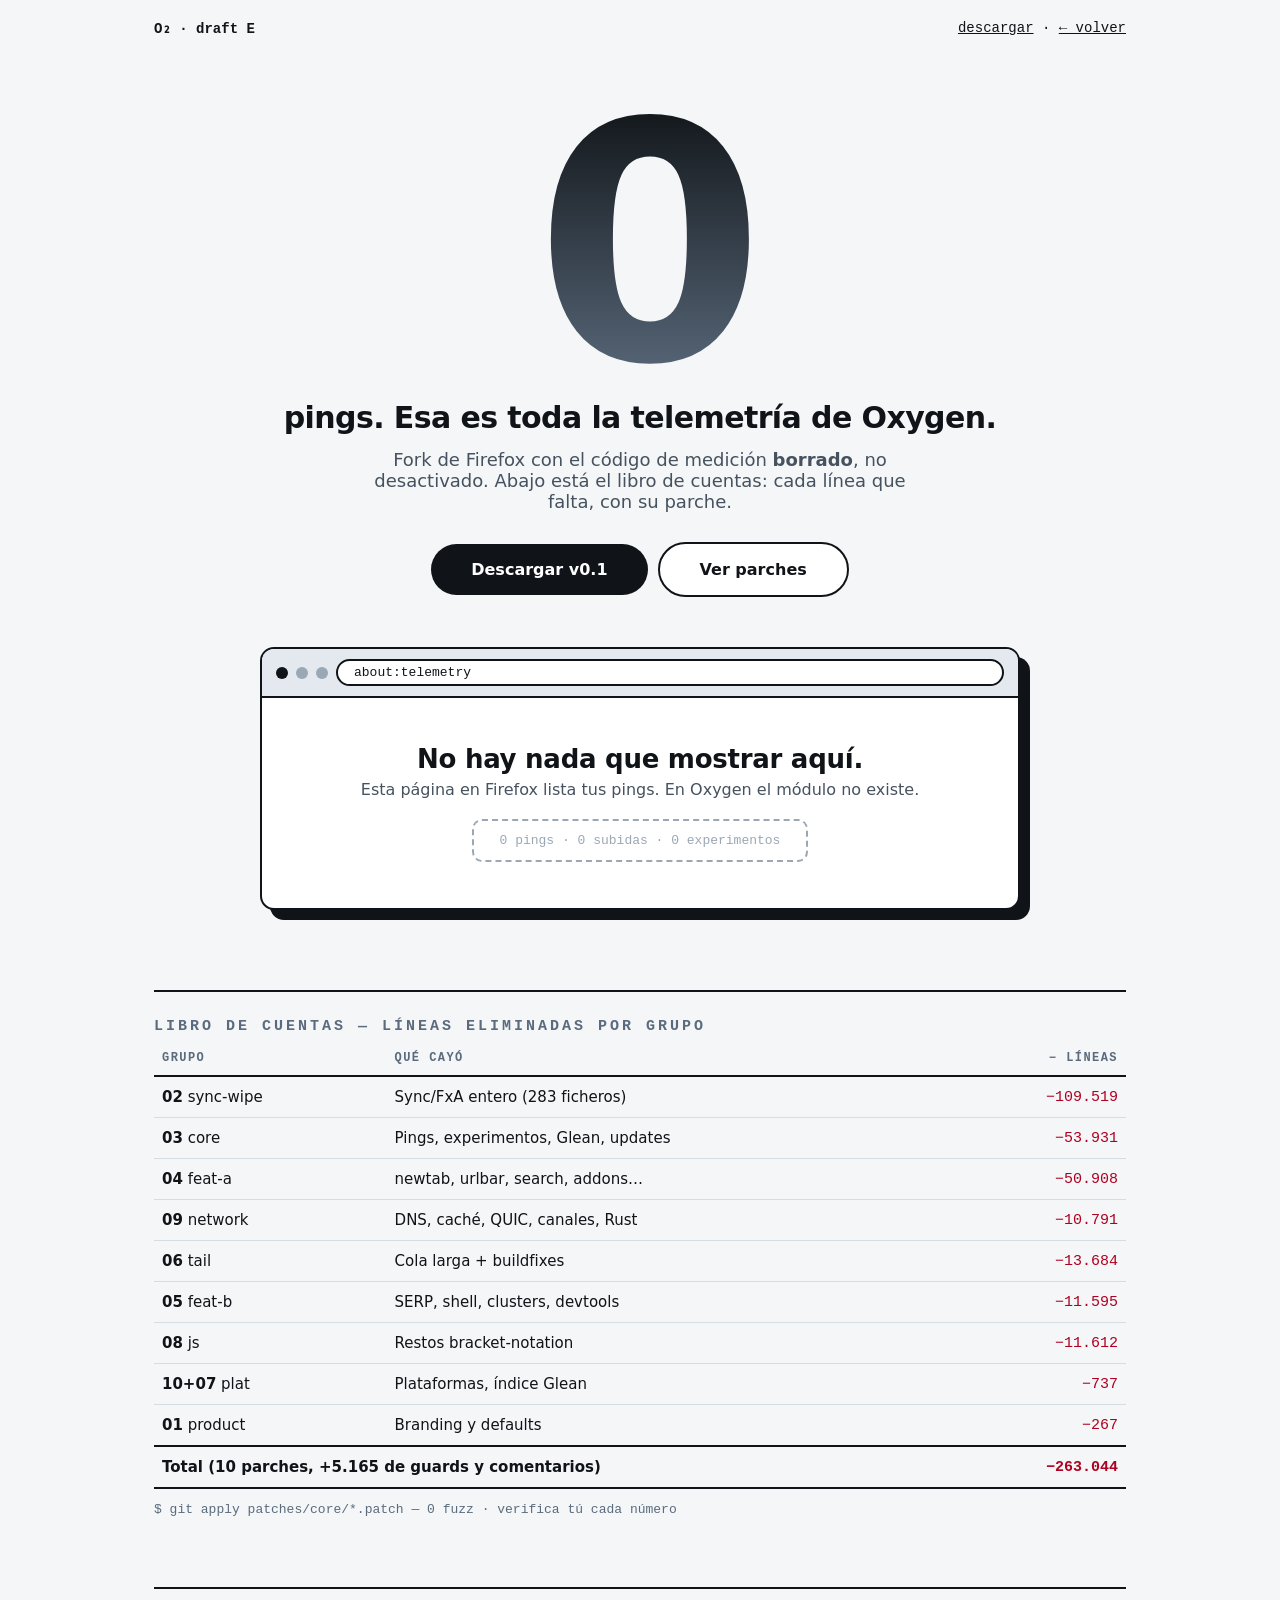
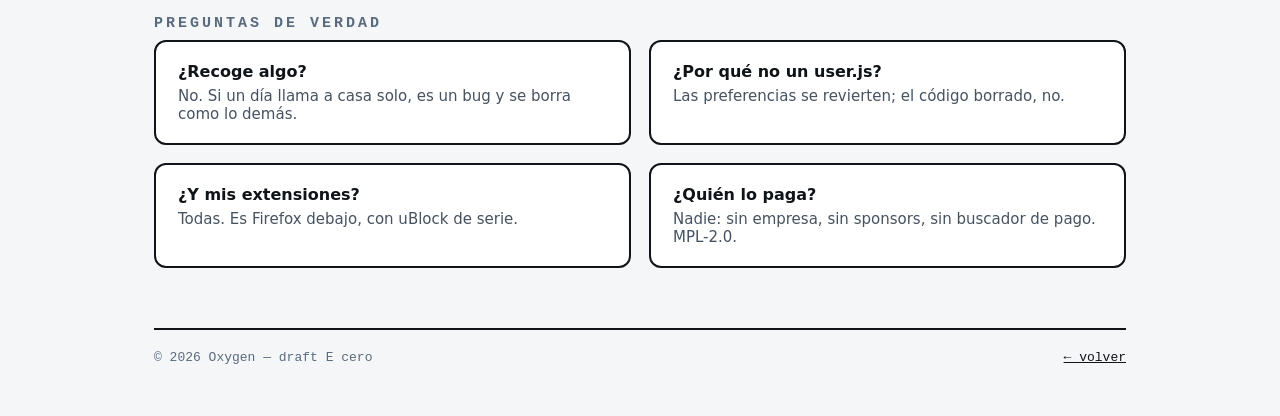
<file: drafts/cero.html>
<!DOCTYPE html>
<html lang="es">
<head>
<meta charset="utf-8">
<meta name="viewport" content="width=device-width, initial-scale=1">
<title>DRAFT Cero — Oxygen</title>
<style>
  * { box-sizing: border-box; }
  body { margin: 0; background: #f4f6f8; color: #101418;
    font-family: system-ui, sans-serif; }
  .wrap { max-width: 1020px; margin: 0 auto; padding: 0 24px; }
  nav { display: flex; justify-content: space-between; padding: 20px 0;
    font-size: 14px; font-family: monospace; }
  nav a { color: #101418; }
  .hero { text-align: center; padding: 40px 0 10px; }
  .zero { font-size: clamp(150px, 34vw, 330px); font-weight: 800;
    letter-spacing: -.06em; line-height: .9; margin: 0;
    background: linear-gradient(180deg, #101418, #5b6b7d);
    -webkit-background-clip: text; background-clip: text; color: transparent; }
  .zero-sub { font-size: clamp(20px, 3.4vw, 30px); font-weight: 700;
    letter-spacing: -.02em; margin: 6px 0 14px; }
  .lede { color: #46525f; max-width: 560px; margin: 0 auto 30px; font-size: 18px; }
  .btn { display: inline-block; background: #101418; color: #fff;
    padding: 16px 40px; border-radius: 999px; text-decoration: none;
    font-weight: 700; }
  .btn.alt { background: #fff; color: #101418; border: 2px solid #101418;
    margin-left: 10px; }
  /* CSS browser mockup */
  .browser { margin: 50px auto 0; max-width: 760px; border: 2px solid #101418;
    border-radius: 14px; overflow: hidden; background: #fff;
    box-shadow: 10px 10px 0 #101418; text-align: left; }
  .chrome { background: #e3e9ef; padding: 10px 14px; display: flex; gap: 8px;
    align-items: center; border-bottom: 2px solid #101418; }
  .chrome i { width: 12px; height: 12px; border-radius: 50%; background: #101418;
    display: block; }
  .chrome i:nth-child(2), .chrome i:nth-child(3) { background: #9aa7b4; }
  .url { flex: 1; background: #fff; border: 2px solid #101418; border-radius: 999px;
    font-family: monospace; font-size: 13px; padding: 4px 16px; }
  .page { padding: 46px 30px; text-align: center; }
  .page h2 { margin: 0 0 6px; font-size: 26px; letter-spacing: -.01em; }
  .page p { color: #46525f; margin: 0 0 20px; }
  .ping { display: inline-block; border: 2px dashed #9aa7b4; color: #9aa7b4;
    border-radius: 10px; padding: 12px 26px; font-family: monospace; }
  /* ledger */
  h3.sec { font-size: 15px; font-family: monospace; letter-spacing: .2em;
    text-transform: uppercase; color: #5b6b7d; margin: 70px 0 6px;
    border-top: 2px solid #101418; padding-top: 26px; }
  table { width: 100%; border-collapse: collapse; font-size: 15px; }
  th { text-align: left; font-family: monospace; font-size: 12px;
    letter-spacing: .12em; text-transform: uppercase; color: #5b6b7d;
    padding: 10px 8px; border-bottom: 2px solid #101418; }
  td { padding: 11px 8px; border-bottom: 1px solid #d5dde4; }
  td.n { font-family: monospace; text-align: right; white-space: nowrap; }
  td.del { color: #b00020; }
  tr.total td { font-weight: 800; border-bottom: 2px solid #101418;
    border-top: 2px solid #101418; }
  .note { font-size: 13px; color: #5b6b7d; font-family: monospace; }
  .cols { display: grid; grid-template-columns: 1fr 1fr; gap: 18px; margin-top: 8px; }
  .qa { border: 2px solid #101418; border-radius: 12px; padding: 20px 22px;
    background: #fff; }
  .qa b { display: block; margin-bottom: 6px; }
  .qa p { margin: 0; color: #46525f; font-size: 15px; }
  footer { margin: 60px 0 0; border-top: 2px solid #101418; padding: 20px 0 50px;
    display: flex; justify-content: space-between; font-size: 13px;
    font-family: monospace; color: #5b6b7d; }
  footer a { color: #101418; }
  @media (max-width: 640px) { .cols { grid-template-columns: 1fr; } }
</style>
</head>
<body>
<div class="wrap">
  <nav><strong>O₂ · draft E</strong><span><a href="#">descargar</a> · <a href="../">← volver</a></span></nav>
  <div class="hero">
    <p class="zero">0</p>
    <p class="zero-sub">pings. Esa es toda la telemetría de Oxygen.</p>
    <p class="lede">Fork de Firefox con el código de medición <b>borrado</b>, no desactivado. Abajo está el libro de cuentas: cada línea que falta, con su parche.</p>
    <p><a class="btn" href="#">Descargar v0.1</a><a class="btn alt" href="#">Ver parches</a></p>
    <div class="browser" role="img" aria-label="about:telemetry vacío en Oxygen">
      <div class="chrome"><i></i><i></i><i></i><span class="url">about:telemetry</span></div>
      <div class="page">
        <h2>No hay nada que mostrar aquí.</h2>
        <p>Esta página en Firefox lista tus pings. En Oxygen el módulo no existe.</p>
        <span class="ping">0 pings · 0 subidas · 0 experimentos</span>
      </div>
    </div>
  </div>

  <h3 class="sec">Libro de cuentas — líneas eliminadas por grupo</h3>
  <table>
    <tr><th>Grupo</th><th>Qué cayó</th><th style="text-align:right">− líneas</th></tr>
    <tr><td><b>02</b> sync-wipe</td><td>Sync/FxA entero (283 ficheros)</td><td class="n del">−109.519</td></tr>
    <tr><td><b>03</b> core</td><td>Pings, experimentos, Glean, updates</td><td class="n del">−53.931</td></tr>
    <tr><td><b>04</b> feat-a</td><td>newtab, urlbar, search, addons…</td><td class="n del">−50.908</td></tr>
    <tr><td><b>09</b> network</td><td>DNS, caché, QUIC, canales, Rust</td><td class="n del">−10.791</td></tr>
    <tr><td><b>06</b> tail</td><td>Cola larga + buildfixes</td><td class="n del">−13.684</td></tr>
    <tr><td><b>05</b> feat-b</td><td>SERP, shell, clusters, devtools</td><td class="n del">−11.595</td></tr>
    <tr><td><b>08</b> js</td><td>Restos bracket-notation</td><td class="n del">−11.612</td></tr>
    <tr><td><b>10+07</b> plat</td><td>Plataformas, índice Glean</td><td class="n del">−737</td></tr>
    <tr><td><b>01</b> product</td><td>Branding y defaults</td><td class="n del">−267</td></tr>
    <tr class="total"><td colspan="2">Total (10 parches, +5.165 de guards y comentarios)</td><td class="n del">−263.044</td></tr>
  </table>
  <p class="note">$ git apply patches/core/*.patch — 0 fuzz · verifica tú cada número</p>

  <h3 class="sec">Preguntas de verdad</h3>
  <div class="cols">
    <div class="qa"><b>¿Recoge algo?</b><p>No. Si un día llama a casa solo, es un bug y se borra como lo demás.</p></div>
    <div class="qa"><b>¿Por qué no un user.js?</b><p>Las preferencias se revierten; el código borrado, no.</p></div>
    <div class="qa"><b>¿Y mis extensiones?</b><p>Todas. Es Firefox debajo, con uBlock de serie.</p></div>
    <div class="qa"><b>¿Quién lo paga?</b><p>Nadie: sin empresa, sin sponsors, sin buscador de pago. MPL-2.0.</p></div>
  </div>

  <footer><span>© 2026 Oxygen — draft E cero</span><span><a href="../">← volver</a></span></footer>
</div>
</body>
</html>
</file>
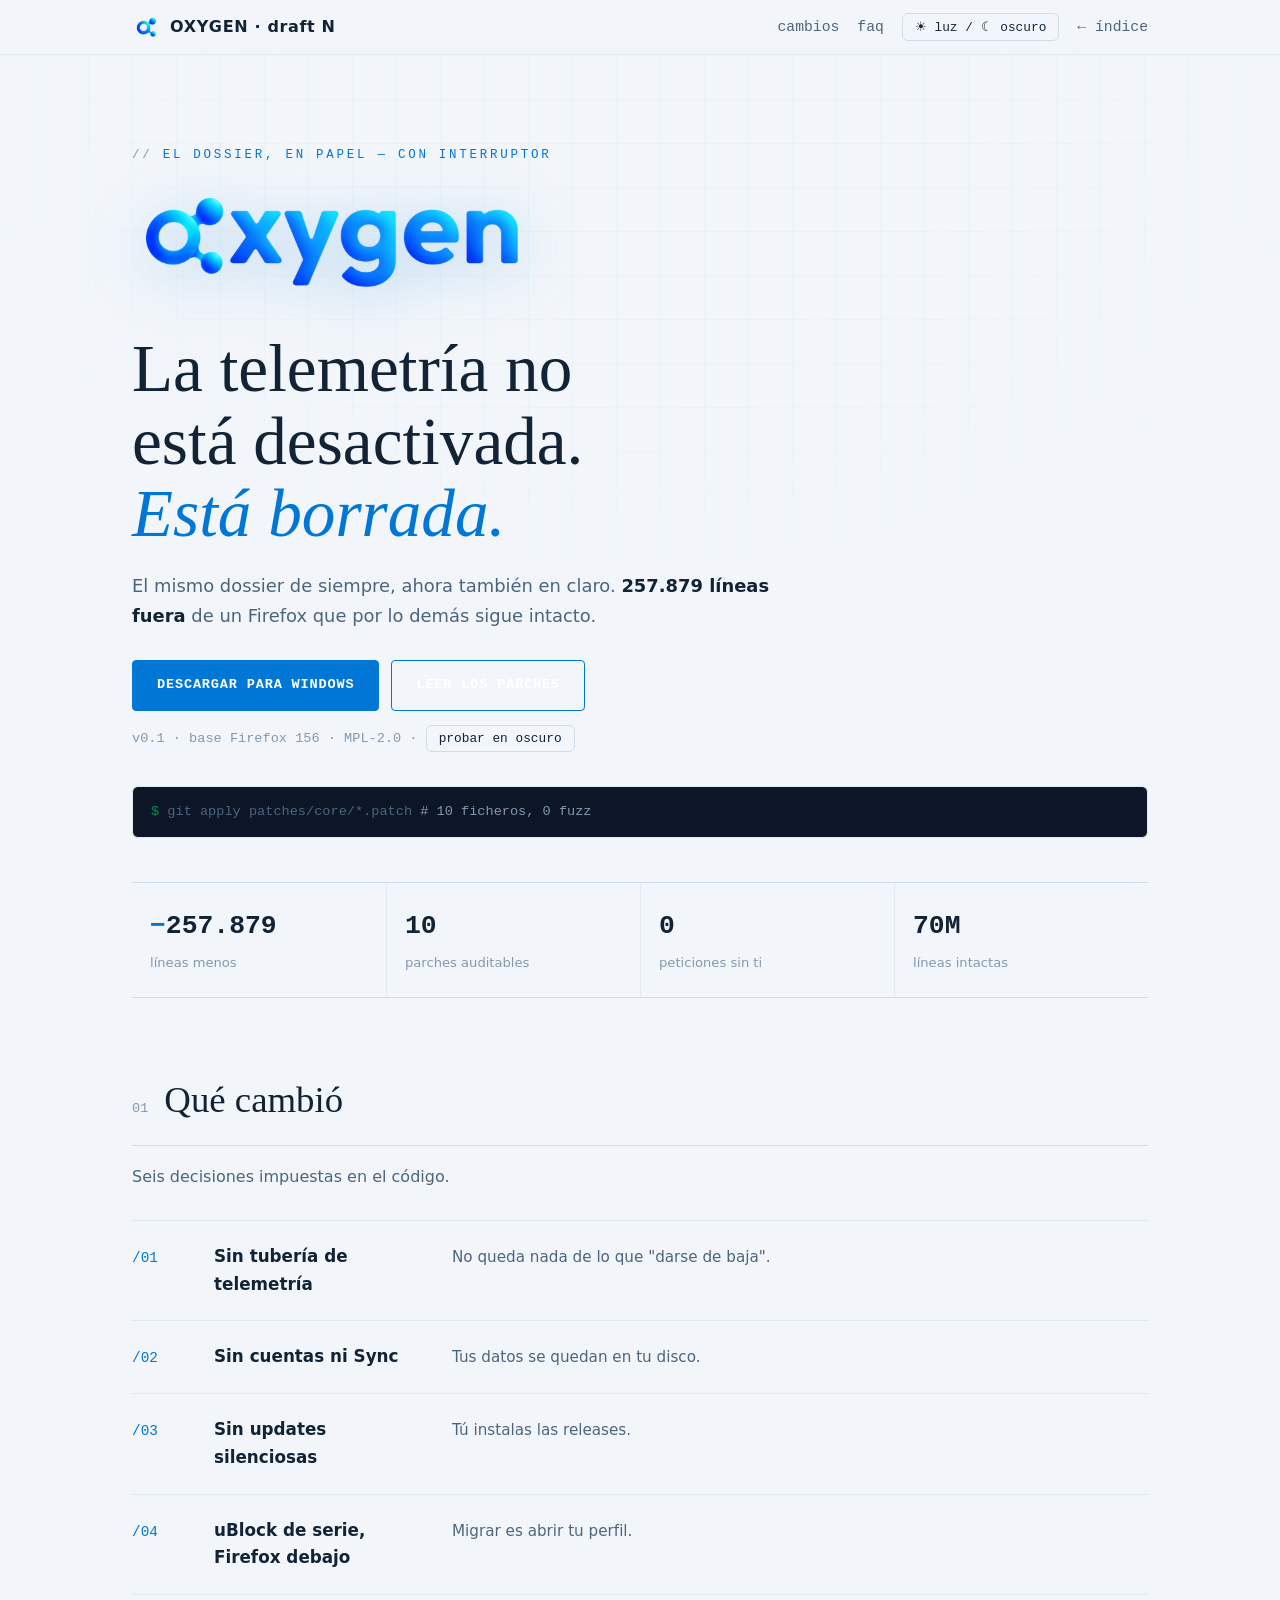
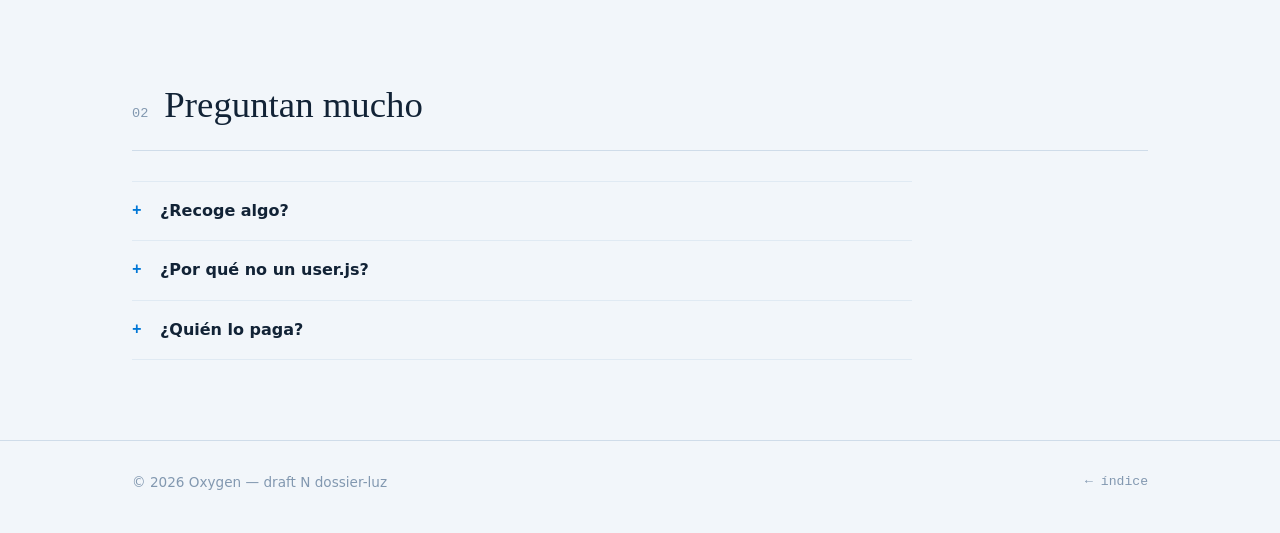
<file: drafts/dossier-luz.html>
<!DOCTYPE html>
<html lang="es">
<head>
<meta charset="utf-8">
<meta name="viewport" content="width=device-width, initial-scale=1">
<title>DRAFT Dossier-luz — Oxygen</title>
<link rel="stylesheet" href="dossier-base.css">
<style>
  html.luz {
    --bg: #f2f6fa; --bg-soft: #e6eef6; --card: #ffffff;
    --line: #cfdce9; --hair: #e0eaf3; --text: #122336;
    --muted: #4d647e; --faint: #8298b0; --accent: #0077d6;
    --ok: #0a8a4d; --warn: #8a5f00;
  }
  html.luz body { background: var(--bg); color: var(--text); }
  html.luz .nav { background: rgba(242, 246, 250, .94); }
  html.luz .terminal { background: #0d1626; }
  html.luz .btn { color: #fff; border-color: var(--accent); }
  html.luz ::selection { color: #fff; }
  .luz-toggle { background: none; border: 1px solid var(--line); color: var(--text);
    border-radius: 6px; padding: 5px 12px; cursor: pointer; font-family: var(--mono);
    font-size: .8rem; }
  .hero-lockup img { width: min(400px, 82vw); height: auto; }
  html.luz .hero-lockup img { filter: drop-shadow(0 10px 30px rgba(0,119,214,.25)); }
</style>
</head>
<body>
<header class="nav">
  <div class="nav-inner">
    <a class="brand" href="./"><img src="../assets/img/logo.png" alt="" width="28" height="28">OXYGEN · draft N</a>
    <nav class="nav-links">
      <a href="#features">cambios</a>
      <a href="#faq">faq</a>
      <button class="luz-toggle" id="luz" aria-label="Cambiar tema">☾ oscuro / ☀ luz</button>
      <a href="./">← índice</a>
    </nav>
  </div>
</header>

<main>
  <section class="hero">
    <div class="wrap">
      <p class="kicker">el dossier, en papel — con interruptor</p>
      <figure class="hero-lockup" style="margin:0 0 24px">
        <img src="../assets/img/lockup.png" alt="Oxygen Browser" width="400" height="118">
      </figure>
      <h1>La telemetría no está desactivada. <em>Está borrada.</em></h1>
      <p class="lead">El mismo dossier de siempre, ahora también en claro.
        <strong>257.879 líneas fuera</strong> de un Firefox que por lo demás
        sigue intacto.</p>
      <div class="hero-cta">
        <a class="btn" href="#">Descargar para Windows</a>
        <a class="btn ghost" href="#">Leer los parches</a>
      </div>
      <p class="hero-note">v0.1 · base Firefox 156 · MPL-2.0 · <button class="luz-toggle" id="luz2">probar en oscuro</button></p>
      <div class="terminal"><span class="p">$</span> git apply patches/core/*.patch <span class="c"># 10 ficheros, 0 fuzz</span></div>
      <div class="stats">
        <div class="stat"><b><i>−</i>257.879</b><span>líneas menos</span></div>
        <div class="stat"><b>10</b><span>parches auditables</span></div>
        <div class="stat"><b>0</b><span>peticiones sin ti</span></div>
        <div class="stat"><b>70M</b><span>líneas intactas</span></div>
      </div>
    </div>
  </section>

  <section class="block" id="features">
    <div class="wrap">
      <div class="sec-head"><span class="sec-num">01</span><h2>Qué cambió</h2></div>
      <p class="sub">Seis decisiones impuestas en el código.</p>
      <ol class="flist">
        <li><span class="fnum">/01</span><h3>Sin tubería de telemetría</h3><p>No queda nada de lo que "darse de baja".</p></li>
        <li><span class="fnum">/02</span><h3>Sin cuentas ni Sync</h3><p>Tus datos se quedan en tu disco.</p></li>
        <li><span class="fnum">/03</span><h3>Sin updates silenciosas</h3><p>Tú instalas las releases.</p></li>
        <li><span class="fnum">/04</span><h3>uBlock de serie, Firefox debajo</h3><p>Migrar es abrir tu perfil.</p></li>
      </ol>
    </div>
  </section>

  <section class="block" id="faq">
    <div class="wrap">
      <div class="sec-head"><span class="sec-num">02</span><h2>Preguntan mucho</h2></div>
      <p class="sub"></p>
      <details>
        <summary>¿Recoge algo?</summary>
        <p>No. Si llama a casa solo, es un bug.</p>
      </details>
      <details>
        <summary>¿Por qué no un user.js?</summary>
        <p>Las prefs se revierten; el código borrado, no.</p>
      </details>
      <details>
        <summary>¿Quién lo paga?</summary>
        <p>Nadie. MPL-2.0.</p>
      </details>
    </div>
  </section>
</main>

<footer>
  <div class="wrap foot">
    <span>© 2026 Oxygen — draft N dossier-luz</span>
    <nav><a href="./">← índice</a></nav>
  </div>
</footer>
<script>
(function () {
  function paint() {
    var light = document.documentElement.classList.contains("luz");
    document.getElementById("luz").textContent = light ? "☀ luz / ☾ oscuro" : "☾ oscuro / ☀ luz";
    var b2 = document.getElementById("luz2");
    if (b2) b2.textContent = light ? "probar en oscuro" : "probar en luz";
  }
  function flip() {
    document.documentElement.classList.toggle("luz");
    try { localStorage.setItem("oxygen-draft-luz", document.documentElement.classList.contains("luz") ? "1" : "0"); } catch (e) {}
    paint();
  }
  try { if (localStorage.getItem("oxygen-draft-luz") !== "0") document.documentElement.classList.add("luz"); } catch (e) {
    document.documentElement.classList.add("luz");
  }
  document.getElementById("luz").addEventListener("click", flip);
  document.getElementById("luz2").addEventListener("click", flip);
  paint();
})();
</script>
</body>
</html>
</file>
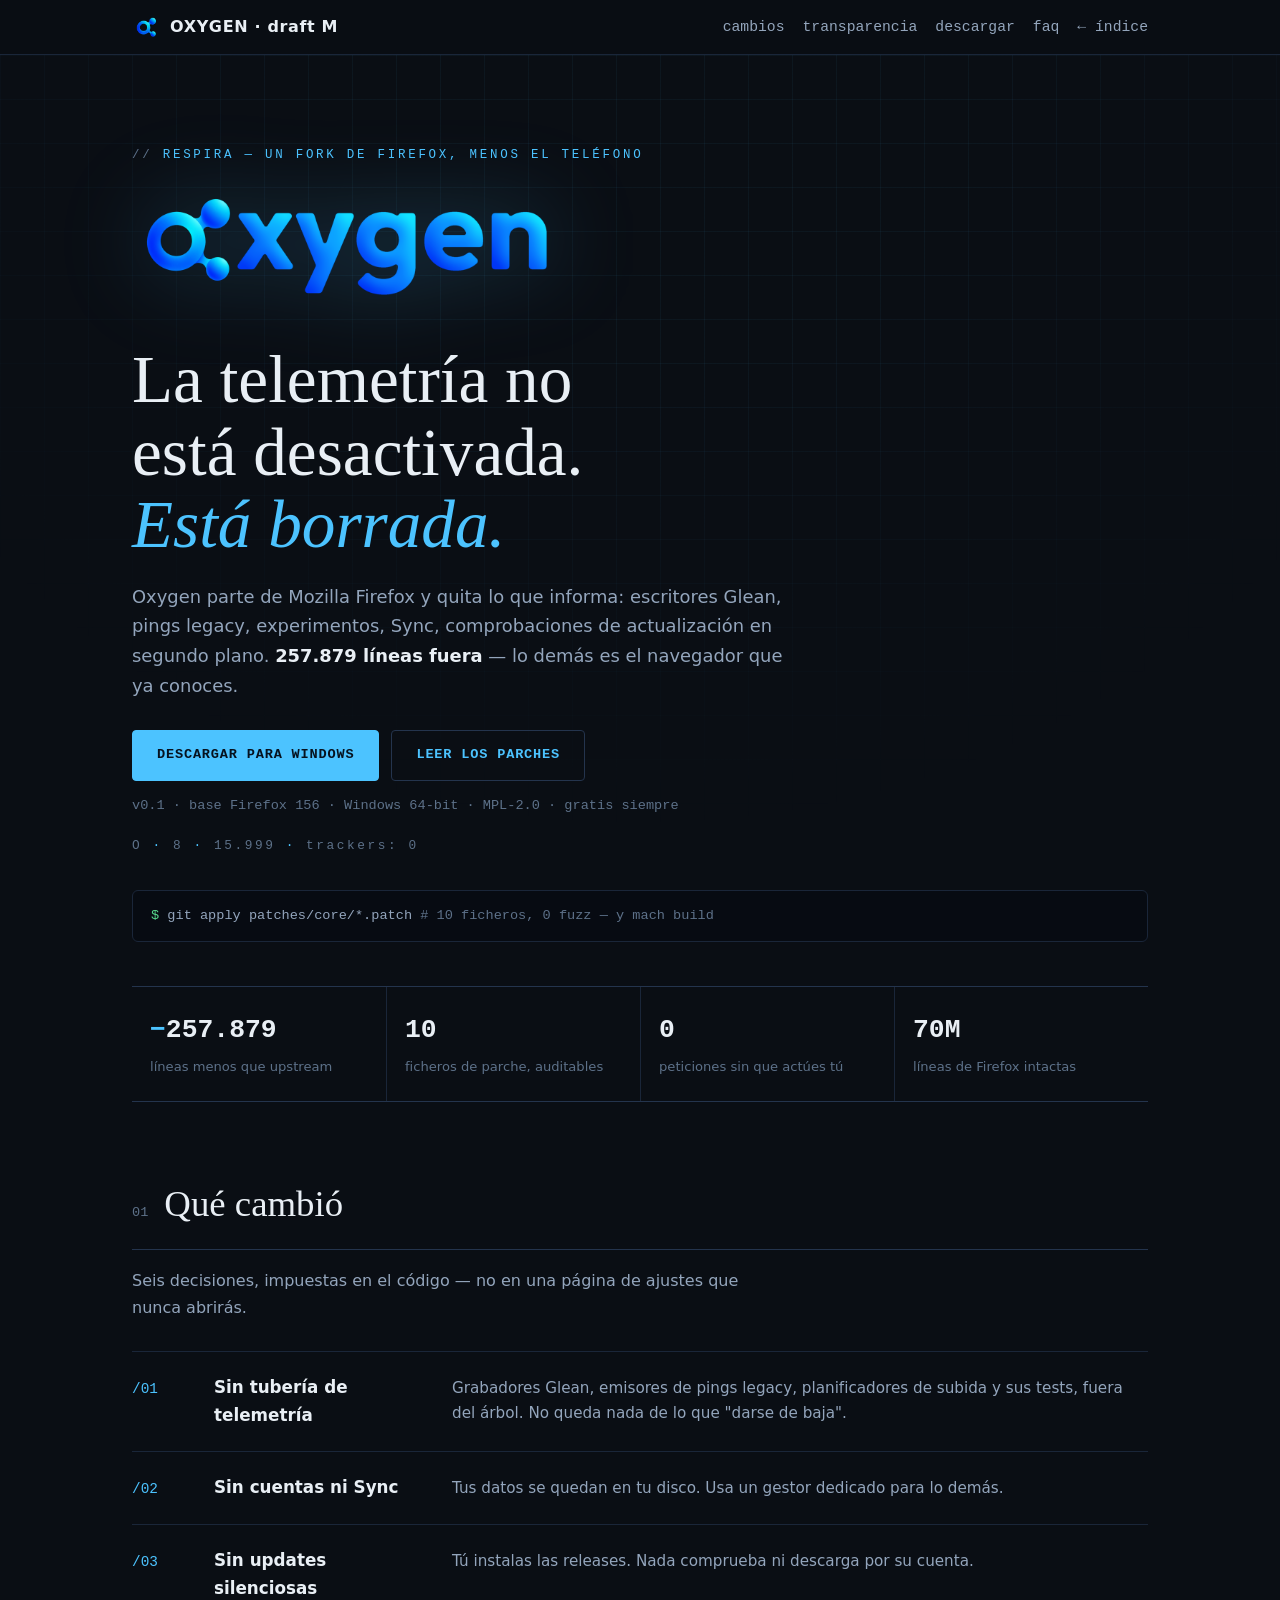
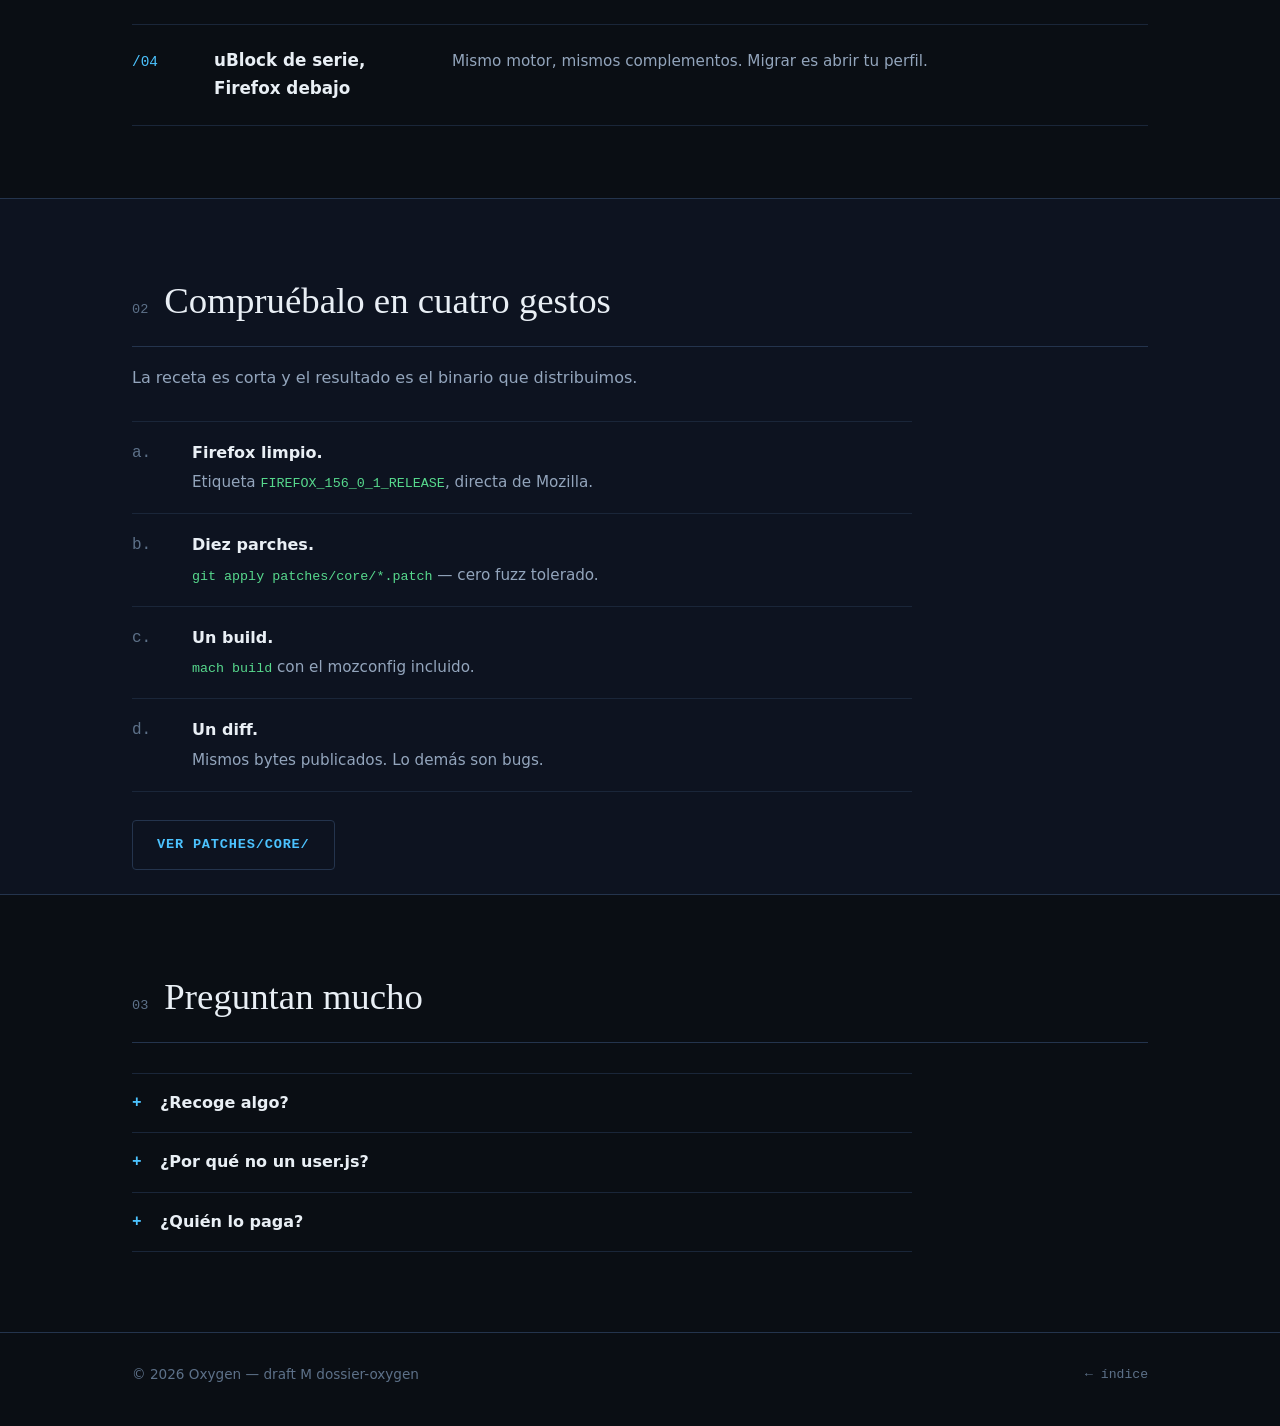
<file: drafts/dossier-oxygen.html>
<!DOCTYPE html>
<html lang="es">
<head>
<meta charset="utf-8">
<meta name="viewport" content="width=device-width, initial-scale=1">
<title>DRAFT Dossier-Oxygen — Oxygen</title>
<link rel="stylesheet" href="dossier-base.css">
<style>
  .hero-lockup { margin: 0 0 26px; position: relative; }
  .hero-lockup img { width: min(430px, 84vw); height: auto;
    filter: drop-shadow(0 0 44px rgba(76,195,255,.30));
    animation: breathe 4.6s ease-in-out infinite; }
  @keyframes breathe { 0%,100% { transform: scale(1); } 50% { transform: scale(1.025); } }
  .element-strip { font-family: var(--mono); font-size: .8rem; letter-spacing: .2em;
    color: var(--faint); margin-top: 18px; }
  .element-strip b { color: var(--accent); font-weight: 400; }
  .o-mark { display: inline-block; width: 30px; vertical-align: -6px; }
  @media (prefers-reduced-motion: reduce) { .hero-lockup img { animation: none; } }
</style>
</head>
<body>
<header class="nav">
  <div class="nav-inner">
    <a class="brand" href="./"><img src="../assets/img/logo.png" alt="" width="28" height="28">OXYGEN · draft M</a>
    <nav class="nav-links">
      <a href="#features">cambios</a>
      <a href="#transparency">transparencia</a>
      <a href="#download">descargar</a>
      <a href="#faq">faq</a>
      <a href="./">← índice</a>
    </nav>
  </div>
</header>

<main>
  <section class="hero">
    <div class="wrap">
      <p class="kicker">respira — un fork de Firefox, menos el teléfono</p>
      <figure class="hero-lockup" style="margin-left:0;margin-right:0">
        <img src="../assets/img/lockup.png" alt="Oxygen Browser" width="430" height="126">
      </figure>
      <h1>La telemetría no está desactivada. <em>Está borrada.</em></h1>
      <p class="lead">Oxygen parte de Mozilla Firefox y quita lo que informa:
        escritores Glean, pings legacy, experimentos, Sync, comprobaciones de
        actualización en segundo plano. <strong>257.879 líneas fuera</strong> — lo
        demás es el navegador que ya conoces.</p>
      <div class="hero-cta">
        <a class="btn" href="#">Descargar para Windows</a>
        <a class="btn ghost" href="#">Leer los parches</a>
      </div>
      <p class="hero-note">v0.1 · base Firefox 156 · Windows 64-bit · MPL-2.0 · gratis siempre</p>
      <p class="element-strip">O <b>·</b> 8 <b>·</b> 15.999 <b>·</b> trackers: 0</p>
      <div class="terminal"><span class="p">$</span> git apply patches/core/*.patch <span class="c"># 10 ficheros, 0 fuzz — y mach build</span></div>

      <div class="stats">
        <div class="stat"><b><i>−</i>257.879</b><span>líneas menos que upstream</span></div>
        <div class="stat"><b>10</b><span>ficheros de parche, auditables</span></div>
        <div class="stat"><b>0</b><span>peticiones sin que actúes tú</span></div>
        <div class="stat"><b>70M</b><span>líneas de Firefox intactas</span></div>
      </div>
    </div>
  </section>

  <section class="block" id="features">
    <div class="wrap">
      <div class="sec-head"><span class="sec-num">01</span><h2>Qué cambió</h2></div>
      <p class="sub">Seis decisiones, impuestas en el código — no en una página de ajustes que nunca abrirás.</p>
      <ol class="flist">
        <li><span class="fnum">/01</span><h3>Sin tubería de telemetría</h3><p>Grabadores Glean, emisores de pings legacy, planificadores de subida y sus tests, fuera del árbol. No queda nada de lo que "darse de baja".</p></li>
        <li><span class="fnum">/02</span><h3>Sin cuentas ni Sync</h3><p>Tus datos se quedan en tu disco. Usa un gestor dedicado para lo demás.</p></li>
        <li><span class="fnum">/03</span><h3>Sin updates silenciosas</h3><p>Tú instalas las releases. Nada comprueba ni descarga por su cuenta.</p></li>
        <li><span class="fnum">/04</span><h3>uBlock de serie, Firefox debajo</h3><p>Mismo motor, mismos complementos. Migrar es abrir tu perfil.</p></li>
      </ol>
    </div>
  </section>

  <section class="block transparency" id="transparency">
    <div class="wrap">
      <div class="sec-head"><span class="sec-num">02</span><h2>Compruébalo en cuatro gestos</h2></div>
      <p class="sub">La receta es corta y el resultado es el binario que distribuimos.</p>
      <div class="steps">
        <div class="step"><span class="n">a.</span><div><b>Firefox limpio.</b><p>Etiqueta <code>FIREFOX_156_0_1_RELEASE</code>, directa de Mozilla.</p></div></div>
        <div class="step"><span class="n">b.</span><div><b>Diez parches.</b><p><code>git apply patches/core/*.patch</code> — cero fuzz tolerado.</p></div></div>
        <div class="step"><span class="n">c.</span><div><b>Un build.</b><p><code>mach build</code> con el mozconfig incluido.</p></div></div>
        <div class="step"><span class="n">d.</span><div><b>Un diff.</b><p>Mismos bytes publicados. Lo demás son bugs.</p></div></div>
      </div>
      <p class="center"><a class="btn ghost" href="#">Ver patches/core/</a></p>
    </div>
  </section>

  <section class="block" id="faq">
    <div class="wrap">
      <div class="sec-head"><span class="sec-num">03</span><h2>Preguntan mucho</h2></div>
      <p class="sub"></p>
      <details>
        <summary>¿Recoge algo?</summary>
        <p>No. Si un día llama a casa solo, es un bug y se borra como lo demás.</p>
      </details>
      <details>
        <summary>¿Por qué no un user.js?</summary>
        <p>Las prefs se revierten; el código borrado, no.</p>
      </details>
      <details>
        <summary>¿Quién lo paga?</summary>
        <p>Nadie. Sin empresa ni sponsors. MPL-2.0.</p>
      </details>
    </div>
  </section>
</main>

<footer>
  <div class="wrap foot">
    <span>© 2026 Oxygen — draft M dossier-oxygen</span>
    <nav><a href="./">← índice</a></nav>
  </div>
</footer>
</body>
</html>
</file>
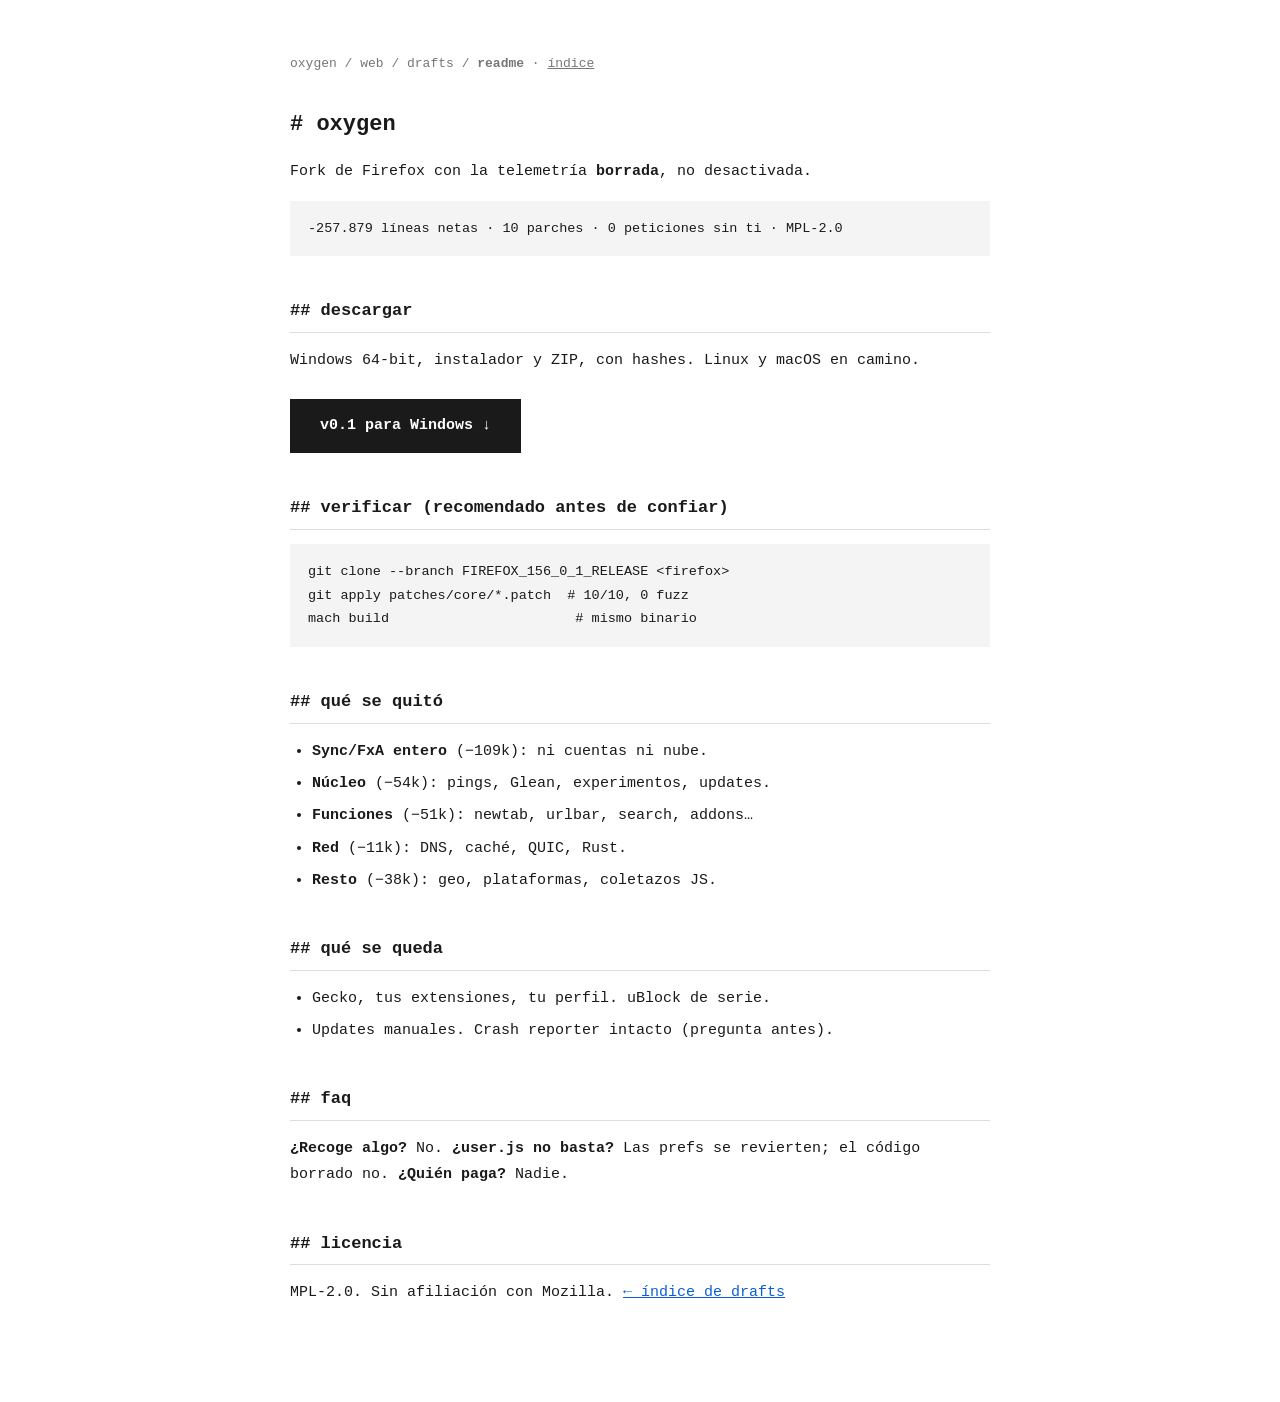
<file: drafts/readme.html>
<!DOCTYPE html>
<html lang="es">
<head>
<meta charset="utf-8">
<meta name="viewport" content="width=device-width, initial-scale=1">
<title>DRAFT Readme — Oxygen</title>
<style>
  body { margin: 0; background: #fff; color: #1a1a1a;
    font-family: Menlo, Consolas, monospace; font-size: 15px; line-height: 1.75; }
  .w { max-width: 700px; margin: 0 auto; padding: 40px 22px 80px; }
  a { color: #0b5ed7; }
  h1 { font-size: 22px; } h2 { font-size: 17px; margin-top: 40px;
    border-bottom: 1px solid #ddd; padding-bottom: 6px; }
  pre { background: #f4f4f4; padding: 16px 18px; overflow-x: auto; font-size: 13.5px; }
  .nav { font-size: 13px; color: #777; margin-bottom: 30px; }
  .nav a { color: #777; }
  ul { padding-left: 22px; }
  li { margin: 6px 0; }
  .dl { background: #1a1a1a; color: #fff; padding: 14px 30px; text-decoration: none;
    display: inline-block; margin-top: 10px; font-weight: bold; }
</style>
</head>
<body>
<div class="w">
  <p class="nav">oxygen / web / drafts / <b>readme</b> · <a href="./">índice</a></p>
  <h1># oxygen</h1>
  <p>Fork de Firefox con la telemetría <b>borrada</b>, no desactivada.</p>
  <pre>-257.879 líneas netas · 10 parches · 0 peticiones sin ti · MPL-2.0</pre>

  <h2>## descargar</h2>
  <p>Windows 64-bit, instalador y ZIP, con hashes. Linux y macOS en camino.</p>
  <p><a class="dl" href="#">v0.1 para Windows ↓</a></p>

  <h2>## verificar (recomendado antes de confiar)</h2>
  <pre>git clone --branch FIREFOX_156_0_1_RELEASE &lt;firefox&gt;
git apply patches/core/*.patch  # 10/10, 0 fuzz
mach build                       # mismo binario</pre>

  <h2>## qué se quitó</h2>
  <ul>
    <li><b>Sync/FxA entero</b> (−109k): ni cuentas ni nube.</li>
    <li><b>Núcleo</b> (−54k): pings, Glean, experimentos, updates.</li>
    <li><b>Funciones</b> (−51k): newtab, urlbar, search, addons…</li>
    <li><b>Red</b> (−11k): DNS, caché, QUIC, Rust.</li>
    <li><b>Resto</b> (−38k): geo, plataformas, coletazos JS.</li>
  </ul>

  <h2>## qué se queda</h2>
  <ul>
    <li>Gecko, tus extensiones, tu perfil. uBlock de serie.</li>
    <li>Updates manuales. Crash reporter intacto (pregunta antes).</li>
  </ul>

  <h2>## faq</h2>
  <p><b>¿Recoge algo?</b> No. <b>¿user.js no basta?</b> Las prefs se revierten; el código borrado no. <b>¿Quién paga?</b> Nadie.</p>

  <h2>## licencia</h2>
  <p>MPL-2.0. Sin afiliación con Mozilla. <a href="./">← índice de drafts</a></p>
</div>
</body>
</html>
</file>
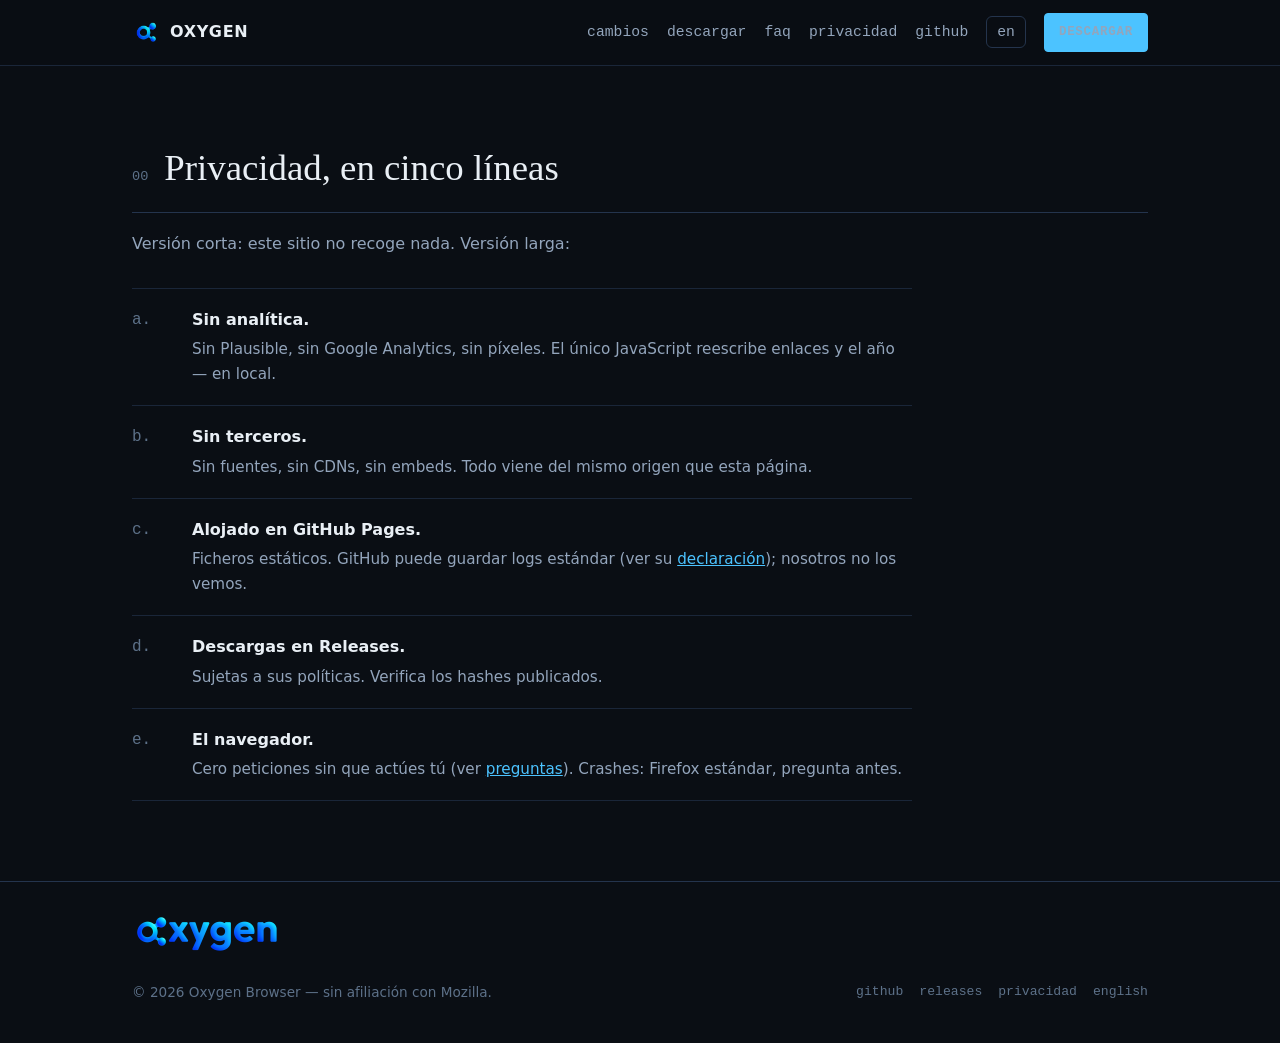
<file: es/privacidad.html>
<!DOCTYPE html>
<html lang="es">
<head>
  <meta charset="utf-8">
  <meta name="viewport" content="width=device-width, initial-scale=1">
  <title>Privacidad — Oxygen Browser</title>
  <meta name="description" content="Privacidad del sitio de Oxygen: este sitio no recoge nada.">
  <link rel="icon" type="image/png" href="../assets/img/logo.png">
  <link rel="stylesheet" href="../assets/css/style.css">
</head>
<body>
<header class="nav">
  <div class="nav-inner">
    <a class="brand" href="./"><img src="../assets/img/logo.png" alt="" width="28" height="28">OXYGEN</a>
    <button class="menu-toggle" data-menu-toggle aria-label="Menú">menu</button>
    <nav class="nav-links" data-nav-links>
      <a href="./#features">cambios</a>
      <a href="./#download">descargar</a>
      <a href="./#faq">faq</a>
      <a href="privacidad.html">privacidad</a>
      <a data-github href="#">github</a>
      <a class="lang" href="../privacy.html">en</a>
      <a class="btn small" data-releases href="#">Descargar</a>
    </nav>
  </div>
</header>

<main>
  <section class="block">
    <div class="wrap">
      <div class="sec-head"><span class="sec-num">00</span><h2>Privacidad, en cinco líneas</h2></div>
      <p class="sub">Versión corta: este sitio no recoge nada. Versión larga:</p>
      <div class="steps">
        <div class="step"><span class="n">a.</span><div><b>Sin analítica.</b><p>Sin Plausible, sin Google Analytics, sin píxeles. El único JavaScript reescribe enlaces y el año — en local.</p></div></div>
        <div class="step"><span class="n">b.</span><div><b>Sin terceros.</b><p>Sin fuentes, sin CDNs, sin embeds. Todo viene del mismo origen que esta página.</p></div></div>
        <div class="step"><span class="n">c.</span><div><b>Alojado en GitHub Pages.</b><p>Ficheros estáticos. GitHub puede guardar logs estándar (ver su <a href="https://docs.github.com/en/site-policy/privacy-policies/github-privacy-statement">declaración</a>); nosotros no los vemos.</p></div></div>
        <div class="step"><span class="n">d.</span><div><b>Descargas en Releases.</b><p>Sujetas a sus políticas. Verifica los hashes publicados.</p></div></div>
        <div class="step"><span class="n">e.</span><div><b>El navegador.</b><p>Cero peticiones sin que actúes tú (ver <a href="./#faq">preguntas</a>). Crashes: Firefox estándar, pregunta antes.</p></div></div>
      </div>
    </div>
  </section>
</main>

<footer>
  <div class="wrap">
    <p class="foot-lockup"><img src="../assets/img/lockup.png" alt="Oxygen" width="150"></p>
  </div>
  <div class="wrap foot">
    <span>© <span data-year>2026</span> Oxygen Browser — sin afiliación con Mozilla.</span>
    <nav>
      <a data-github href="#">github</a>
      <a data-releases href="#">releases</a>
      <a href="privacidad.html">privacidad</a>
      <a href="../privacy.html">english</a>
    </nav>
  </div>
</footer>
<script src="../assets/js/site.js"></script>
</body>
</html>
</file>
<file: assets/css/style.css>
/* Oxygen website — "engineering dossier" theme.
   No third-party requests. System fonts only. */
:root {
  --bg: #0a0e14;
  --bg-soft: #0d1320;
  --card: #101827;
  --line: #24344d;
  --hair: #1a2639;
  --text: #e9eff5;
  --muted: #93a5bc;
  --faint: #5d7189;
  --accent: #4cc3ff;
  --ok: #57d98d;
  --warn: #ffcf5c;
  --serif: Georgia, "Times New Roman", serif;
  --sans: system-ui, -apple-system, "Segoe UI", Roboto, Ubuntu, sans-serif;
  --mono: ui-monospace, SFMono-Regular, Menlo, Consolas, monospace;
  --max: 1060px;
}
* { box-sizing: border-box; }
html { scroll-behavior: smooth; }
body {
  margin: 0; background: var(--bg); color: var(--text);
  font-family: var(--sans); line-height: 1.65; font-size: 16px;
}
a { color: var(--accent); }
.wrap { max-width: var(--max); margin: 0 auto; padding: 0 22px; }
::selection { background: var(--accent); color: #06121f; }

/* ---- nav ---- */
.nav {
  position: sticky; top: 0; z-index: 10;
  background: rgba(10, 14, 20, .94);
  border-bottom: 1px solid var(--hair);
}
.nav-inner {
  display: flex; align-items: center; gap: 20px;
  max-width: var(--max); margin: 0 auto; padding: 13px 22px;
}
.brand { display: flex; align-items: center; gap: 10px; color: var(--text);
  text-decoration: none; font-weight: 700; letter-spacing: .04em; }
.brand img { width: 28px; height: 28px; }
.nav-links { display: flex; gap: 18px; margin-left: auto; align-items: center; }
.nav-links a { color: var(--muted); text-decoration: none; font-size: .92rem;
  font-family: var(--mono); }
.nav-links a:hover { color: var(--text); }
.lang { border: 1px solid var(--line); border-radius: 6px; padding: 3px 10px; }
.menu-toggle { display: none; background: none; border: 1px solid var(--line);
  color: var(--text); border-radius: 6px; padding: 5px 12px; }

/* ---- buttons ---- */
.btn {
  display: inline-block; background: var(--accent); color: #06121f;
  font-family: var(--mono); font-weight: 700; font-size: .85rem;
  letter-spacing: .06em; text-transform: uppercase;
  padding: 13px 24px; border-radius: 4px; text-decoration: none;
  border: 1px solid var(--accent); cursor: pointer;
}
.btn:hover { filter: brightness(1.12); }
.btn.ghost { background: transparent; color: var(--accent);
  border: 1px solid var(--line); }
.btn.ghost:hover { border-color: var(--accent); filter: none; }
.btn.small { padding: 8px 14px; font-size: .78rem; }

/* ---- hero ---- */
.hero { padding: 90px 0 0; position: relative; overflow: hidden; }
.hero::before {
  content: ""; position: absolute; inset: 0; pointer-events: none;
  background-image:
    linear-gradient(rgba(76, 195, 255, .05) 1px, transparent 1px),
    linear-gradient(90deg, rgba(76, 195, 255, .05) 1px, transparent 1px);
  background-size: 44px 44px;
  mask-image: radial-gradient(ellipse 90% 100% at 50% 0%, #000 30%, transparent 75%);
}
.hero > .wrap { position: relative; }
.kicker {
  font-family: var(--mono); font-size: .78rem; letter-spacing: .22em;
  text-transform: uppercase; color: var(--accent); margin: 0 0 18px;
}
.kicker::before { content: "// "; color: var(--faint); }
.hero h1 {
  font-family: var(--serif); font-weight: 400;
  font-size: clamp(2.4rem, 6vw, 4.2rem); line-height: 1.08;
  margin: 0 0 20px; max-width: 16ch;
}
.hero h1 em { font-style: italic; color: var(--accent); }
.lead { color: var(--muted); font-size: 1.12rem; max-width: 58ch; margin: 0 0 30px; }
.lead strong { color: var(--text); font-weight: 600; }
.hero-cta { display: flex; gap: 12px; flex-wrap: wrap; margin-bottom: 14px; }
.hero-note { color: var(--faint); font-size: .85rem; font-family: var(--mono); }
.terminal {
  font-family: var(--mono); font-size: .85rem; color: var(--muted);
  background: #070b12; border: 1px solid var(--hair); border-radius: 6px;
  padding: 14px 18px; margin: 34px 0 0; overflow-x: auto; white-space: nowrap;
}
.terminal .p { color: var(--ok); }
.terminal .c { color: var(--faint); }

/* ---- stats strip ---- */
.stats {
  display: grid; grid-template-columns: repeat(4, 1fr);
  border-top: 1px solid var(--line); border-bottom: 1px solid var(--line);
  margin: 44px 0 0;
}
.stat { padding: 22px 18px; }
.stat + .stat { border-left: 1px solid var(--hair); }
.stat b { display: block; font-family: var(--mono); font-size: 1.65rem;
  color: var(--text); font-weight: 700; }
.stat b i { font-style: normal; color: var(--accent); }
.stat span { color: var(--faint); font-size: .82rem; }

/* ---- sections ---- */
section.block { padding: 72px 0 8px; }
.sec-head { display: flex; align-items: baseline; gap: 16px;
  border-bottom: 1px solid var(--line); padding-bottom: 14px; margin-bottom: 8px; }
.sec-num { font-family: var(--mono); color: var(--faint); font-size: .85rem; }
.sec-head h2 { font-family: var(--serif); font-weight: 400;
  font-size: clamp(1.6rem, 3.4vw, 2.3rem); margin: 0; }
.sub { color: var(--muted); max-width: 62ch; margin: 18px 0 30px; }

/* ---- feature rows ---- */
.flist { list-style: none; margin: 0; padding: 0; }
.flist li {
  display: grid; grid-template-columns: 64px 220px 1fr; gap: 18px;
  padding: 22px 0; border-bottom: 1px solid var(--hair); align-items: baseline;
}
.flist li:first-child { border-top: 1px solid var(--hair); }
.fnum { font-family: var(--mono); color: var(--accent); font-size: .9rem; }
.flist h3 { margin: 0; font-size: 1.05rem; font-weight: 650; }
.flist p { margin: 0; color: var(--muted); font-size: .95rem; }
.flist code { color: var(--ok); font-size: .88em; }

/* ---- transparency ---- */
.transparency { background: var(--bg-soft); border-top: 1px solid var(--line);
  border-bottom: 1px solid var(--line); margin-top: 64px; padding-bottom: 64px; }
.steps { display: grid; gap: 0; max-width: 780px; }
.step { border-bottom: 1px solid var(--hair); padding: 18px 0;
  display: grid; grid-template-columns: 48px 1fr; gap: 12px; }
.step:first-child { border-top: 1px solid var(--hair); }
.step .n { font-family: var(--mono); color: var(--faint); }
.step code { color: var(--ok); font-size: .88em; }
.step p { margin: 4px 0 0; color: var(--muted); font-size: .95rem; }
.step b { font-weight: 650; }
.center { text-align: left; margin-top: 28px; }

/* ---- download ---- */
.dl-grid { display: grid; grid-template-columns: repeat(auto-fit, minmax(230px, 1fr));
  gap: 0; border: 1px solid var(--line); border-radius: 6px; overflow: hidden; }
.dl-card { padding: 28px 24px; background: var(--card); }
.dl-card + .dl-card { border-left: 1px solid var(--hair); }
.dl-card .os {
  font-family: var(--mono); font-size: .78rem; letter-spacing: .2em;
  text-transform: uppercase; color: var(--faint); margin-bottom: 10px;
}
.dl-card h3 { margin: 0 0 6px; font-size: 1.3rem; font-family: var(--serif);
  font-weight: 400; }
.dl-card p { color: var(--muted); font-size: .92rem; margin: 0 0 18px; }
.soon { color: var(--warn); font-family: var(--mono); font-size: .82rem; }

/* ---- faq ---- */
details { border-bottom: 1px solid var(--hair); padding: 16px 0;
  max-width: 780px; }
details:first-of-type { border-top: 1px solid var(--hair); }
summary { cursor: pointer; font-weight: 600; list-style: none;
  padding-left: 28px; position: relative; }
summary::before { content: "+"; position: absolute; left: 0;
  color: var(--accent); font-family: var(--mono); }
details[open] summary::before { content: "–"; }
summary::-webkit-details-marker { display: none; }
details p { color: var(--muted); margin: 10px 0 0; padding-left: 28px;
  max-width: 62ch; }

/* ---- footer ---- */
footer { border-top: 1px solid var(--line); margin-top: 72px;
  padding: 30px 0 40px; color: var(--faint); font-size: .85rem; }
.foot { display: flex; gap: 18px; flex-wrap: wrap; align-items: center;
  justify-content: space-between; }
.foot nav { display: flex; gap: 16px; flex-wrap: wrap; }
.foot a { color: var(--faint); text-decoration: none; font-family: var(--mono);
  font-size: .82rem; }
.foot a:hover { color: var(--text); }

/* ---- oxygen identity (mark, lockup, element strip) ---- */
.hero-lockup { margin: 0 0 26px; position: relative; }
.hero-lockup img { width: min(430px, 84vw); height: auto;
  filter: drop-shadow(0 0 44px rgba(76, 195, 255, .30));
  animation: breathe 4.6s ease-in-out infinite; }
@keyframes breathe { 0%, 100% { transform: scale(1); } 50% { transform: scale(1.025); } }
.element-strip { font-family: var(--mono); font-size: .8rem; letter-spacing: .2em;
  color: var(--faint); margin-top: 18px; }
.element-strip b { color: var(--accent); font-weight: 400; }
.foot-lockup { margin: 0 0 18px; }
.foot-lockup img { width: 150px; }
@media (prefers-reduced-motion: reduce) { .hero-lockup img { animation: none; } }

@media (max-width: 760px) {
  .nav-links { display: none; flex-direction: column; align-items: flex-start;
    width: 100%; padding: 10px 0; }
  .nav-links.open { display: flex; }
  .nav-inner { flex-wrap: wrap; }
  .menu-toggle { display: block; margin-left: auto; }
  .stats { grid-template-columns: 1fr 1fr; }
  .stat:nth-child(3) { border-left: 0; }
  .stat { border-top: 1px solid var(--hair); }
  .stat:nth-child(-n+2) { border-top: 0; }
  .flist li { grid-template-columns: 44px 1fr; }
  .flist p { grid-column: 2; }
}
</file>
<file: drafts/dossier-base.css>
/* Oxygen website — "engineering dossier" theme.
   No third-party requests. System fonts only. */
:root {
  --bg: #0a0e14;
  --bg-soft: #0d1320;
  --card: #101827;
  --line: #24344d;
  --hair: #1a2639;
  --text: #e9eff5;
  --muted: #93a5bc;
  --faint: #5d7189;
  --accent: #4cc3ff;
  --ok: #57d98d;
  --warn: #ffcf5c;
  --serif: Georgia, "Times New Roman", serif;
  --sans: system-ui, -apple-system, "Segoe UI", Roboto, Ubuntu, sans-serif;
  --mono: ui-monospace, SFMono-Regular, Menlo, Consolas, monospace;
  --max: 1060px;
}
* { box-sizing: border-box; }
html { scroll-behavior: smooth; }
body {
  margin: 0; background: var(--bg); color: var(--text);
  font-family: var(--sans); line-height: 1.65; font-size: 16px;
}
a { color: var(--accent); }
.wrap { max-width: var(--max); margin: 0 auto; padding: 0 22px; }
::selection { background: var(--accent); color: #06121f; }

/* ---- nav ---- */
.nav {
  position: sticky; top: 0; z-index: 10;
  background: rgba(10, 14, 20, .94);
  border-bottom: 1px solid var(--hair);
}
.nav-inner {
  display: flex; align-items: center; gap: 20px;
  max-width: var(--max); margin: 0 auto; padding: 13px 22px;
}
.brand { display: flex; align-items: center; gap: 10px; color: var(--text);
  text-decoration: none; font-weight: 700; letter-spacing: .04em; }
.brand img { width: 28px; height: 28px; }
.nav-links { display: flex; gap: 18px; margin-left: auto; align-items: center; }
.nav-links a { color: var(--muted); text-decoration: none; font-size: .92rem;
  font-family: var(--mono); }
.nav-links a:hover { color: var(--text); }
.lang { border: 1px solid var(--line); border-radius: 6px; padding: 3px 10px; }
.menu-toggle { display: none; background: none; border: 1px solid var(--line);
  color: var(--text); border-radius: 6px; padding: 5px 12px; }

/* ---- buttons ---- */
.btn {
  display: inline-block; background: var(--accent); color: #06121f;
  font-family: var(--mono); font-weight: 700; font-size: .85rem;
  letter-spacing: .06em; text-transform: uppercase;
  padding: 13px 24px; border-radius: 4px; text-decoration: none;
  border: 1px solid var(--accent); cursor: pointer;
}
.btn:hover { filter: brightness(1.12); }
.btn.ghost { background: transparent; color: var(--accent);
  border: 1px solid var(--line); }
.btn.ghost:hover { border-color: var(--accent); filter: none; }
.btn.small { padding: 8px 14px; font-size: .78rem; }

/* ---- hero ---- */
.hero { padding: 90px 0 0; position: relative; overflow: hidden; }
.hero::before {
  content: ""; position: absolute; inset: 0; pointer-events: none;
  background-image:
    linear-gradient(rgba(76, 195, 255, .05) 1px, transparent 1px),
    linear-gradient(90deg, rgba(76, 195, 255, .05) 1px, transparent 1px);
  background-size: 44px 44px;
  mask-image: radial-gradient(ellipse 90% 100% at 50% 0%, #000 30%, transparent 75%);
}
.hero > .wrap { position: relative; }
.kicker {
  font-family: var(--mono); font-size: .78rem; letter-spacing: .22em;
  text-transform: uppercase; color: var(--accent); margin: 0 0 18px;
}
.kicker::before { content: "// "; color: var(--faint); }
.hero h1 {
  font-family: var(--serif); font-weight: 400;
  font-size: clamp(2.4rem, 6vw, 4.2rem); line-height: 1.08;
  margin: 0 0 20px; max-width: 16ch;
}
.hero h1 em { font-style: italic; color: var(--accent); }
.lead { color: var(--muted); font-size: 1.12rem; max-width: 58ch; margin: 0 0 30px; }
.lead strong { color: var(--text); font-weight: 600; }
.hero-cta { display: flex; gap: 12px; flex-wrap: wrap; margin-bottom: 14px; }
.hero-note { color: var(--faint); font-size: .85rem; font-family: var(--mono); }
.terminal {
  font-family: var(--mono); font-size: .85rem; color: var(--muted);
  background: #070b12; border: 1px solid var(--hair); border-radius: 6px;
  padding: 14px 18px; margin: 34px 0 0; overflow-x: auto; white-space: nowrap;
}
.terminal .p { color: var(--ok); }
.terminal .c { color: var(--faint); }

/* ---- stats strip ---- */
.stats {
  display: grid; grid-template-columns: repeat(4, 1fr);
  border-top: 1px solid var(--line); border-bottom: 1px solid var(--line);
  margin: 44px 0 0;
}
.stat { padding: 22px 18px; }
.stat + .stat { border-left: 1px solid var(--hair); }
.stat b { display: block; font-family: var(--mono); font-size: 1.65rem;
  color: var(--text); font-weight: 700; }
.stat b i { font-style: normal; color: var(--accent); }
.stat span { color: var(--faint); font-size: .82rem; }

/* ---- sections ---- */
section.block { padding: 72px 0 8px; }
.sec-head { display: flex; align-items: baseline; gap: 16px;
  border-bottom: 1px solid var(--line); padding-bottom: 14px; margin-bottom: 8px; }
.sec-num { font-family: var(--mono); color: var(--faint); font-size: .85rem; }
.sec-head h2 { font-family: var(--serif); font-weight: 400;
  font-size: clamp(1.6rem, 3.4vw, 2.3rem); margin: 0; }
.sub { color: var(--muted); max-width: 62ch; margin: 18px 0 30px; }

/* ---- feature rows ---- */
.flist { list-style: none; margin: 0; padding: 0; }
.flist li {
  display: grid; grid-template-columns: 64px 220px 1fr; gap: 18px;
  padding: 22px 0; border-bottom: 1px solid var(--hair); align-items: baseline;
}
.flist li:first-child { border-top: 1px solid var(--hair); }
.fnum { font-family: var(--mono); color: var(--accent); font-size: .9rem; }
.flist h3 { margin: 0; font-size: 1.05rem; font-weight: 650; }
.flist p { margin: 0; color: var(--muted); font-size: .95rem; }
.flist code { color: var(--ok); font-size: .88em; }

/* ---- transparency ---- */
.transparency { background: var(--bg-soft); border-top: 1px solid var(--line);
  border-bottom: 1px solid var(--line); margin-top: 64px; padding-bottom: 64px; }
.steps { display: grid; gap: 0; max-width: 780px; }
.step { border-bottom: 1px solid var(--hair); padding: 18px 0;
  display: grid; grid-template-columns: 48px 1fr; gap: 12px; }
.step:first-child { border-top: 1px solid var(--hair); }
.step .n { font-family: var(--mono); color: var(--faint); }
.step code { color: var(--ok); font-size: .88em; }
.step p { margin: 4px 0 0; color: var(--muted); font-size: .95rem; }
.step b { font-weight: 650; }
.center { text-align: left; margin-top: 28px; }

/* ---- download ---- */
.dl-grid { display: grid; grid-template-columns: repeat(auto-fit, minmax(230px, 1fr));
  gap: 0; border: 1px solid var(--line); border-radius: 6px; overflow: hidden; }
.dl-card { padding: 28px 24px; background: var(--card); }
.dl-card + .dl-card { border-left: 1px solid var(--hair); }
.dl-card .os {
  font-family: var(--mono); font-size: .78rem; letter-spacing: .2em;
  text-transform: uppercase; color: var(--faint); margin-bottom: 10px;
}
.dl-card h3 { margin: 0 0 6px; font-size: 1.3rem; font-family: var(--serif);
  font-weight: 400; }
.dl-card p { color: var(--muted); font-size: .92rem; margin: 0 0 18px; }
.soon { color: var(--warn); font-family: var(--mono); font-size: .82rem; }

/* ---- faq ---- */
details { border-bottom: 1px solid var(--hair); padding: 16px 0;
  max-width: 780px; }
details:first-of-type { border-top: 1px solid var(--hair); }
summary { cursor: pointer; font-weight: 600; list-style: none;
  padding-left: 28px; position: relative; }
summary::before { content: "+"; position: absolute; left: 0;
  color: var(--accent); font-family: var(--mono); }
details[open] summary::before { content: "–"; }
summary::-webkit-details-marker { display: none; }
details p { color: var(--muted); margin: 10px 0 0; padding-left: 28px;
  max-width: 62ch; }

/* ---- footer ---- */
footer { border-top: 1px solid var(--line); margin-top: 72px;
  padding: 30px 0 40px; color: var(--faint); font-size: .85rem; }
.foot { display: flex; gap: 18px; flex-wrap: wrap; align-items: center;
  justify-content: space-between; }
.foot nav { display: flex; gap: 16px; flex-wrap: wrap; }
.foot a { color: var(--faint); text-decoration: none; font-family: var(--mono);
  font-size: .82rem; }
.foot a:hover { color: var(--text); }

@media (max-width: 760px) {
  .nav-links { display: none; flex-direction: column; align-items: flex-start;
    width: 100%; padding: 10px 0; }
  .nav-links.open { display: flex; }
  .nav-inner { flex-wrap: wrap; }
  .menu-toggle { display: block; margin-left: auto; }
  .stats { grid-template-columns: 1fr 1fr; }
  .stat:nth-child(3) { border-left: 0; }
  .stat { border-top: 1px solid var(--hair); }
  .stat:nth-child(-n+2) { border-top: 0; }
  .flist li { grid-template-columns: 44px 1fr; }
  .flist p { grid-column: 2; }
}
</file>
